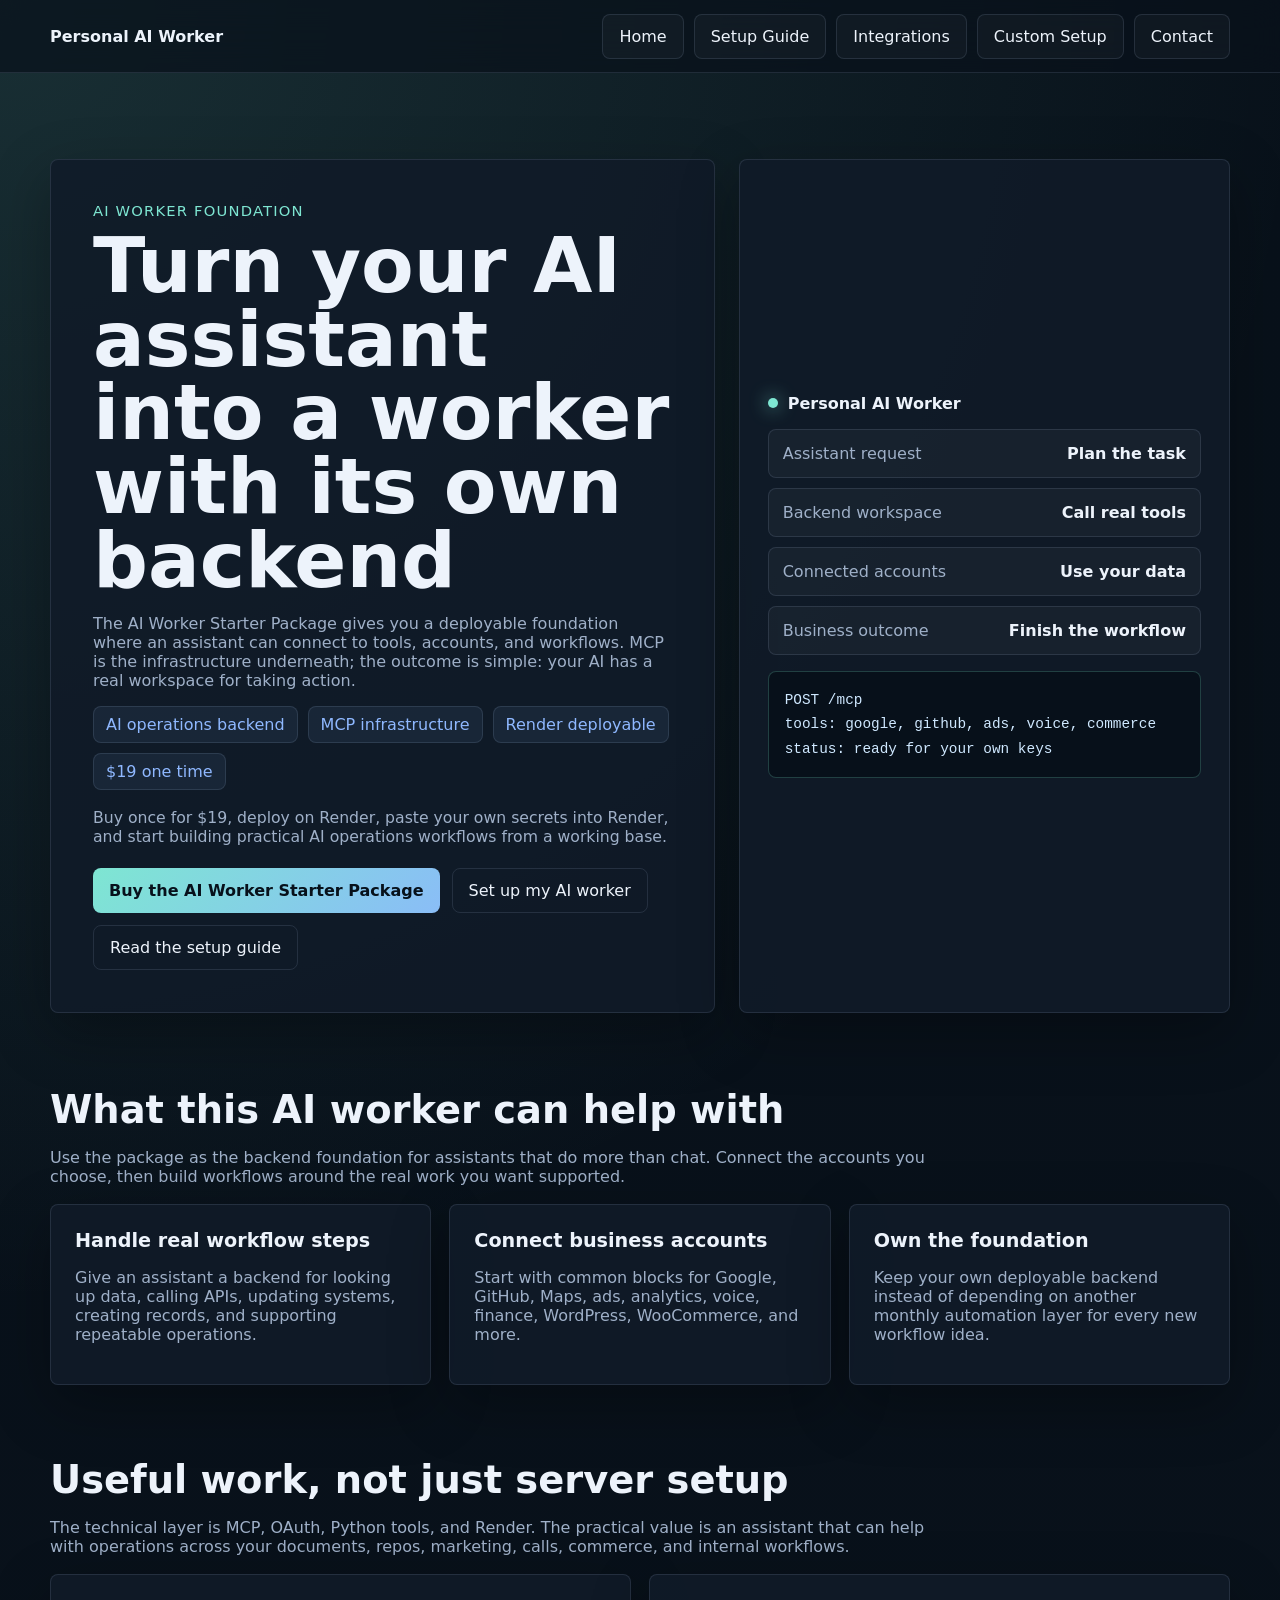
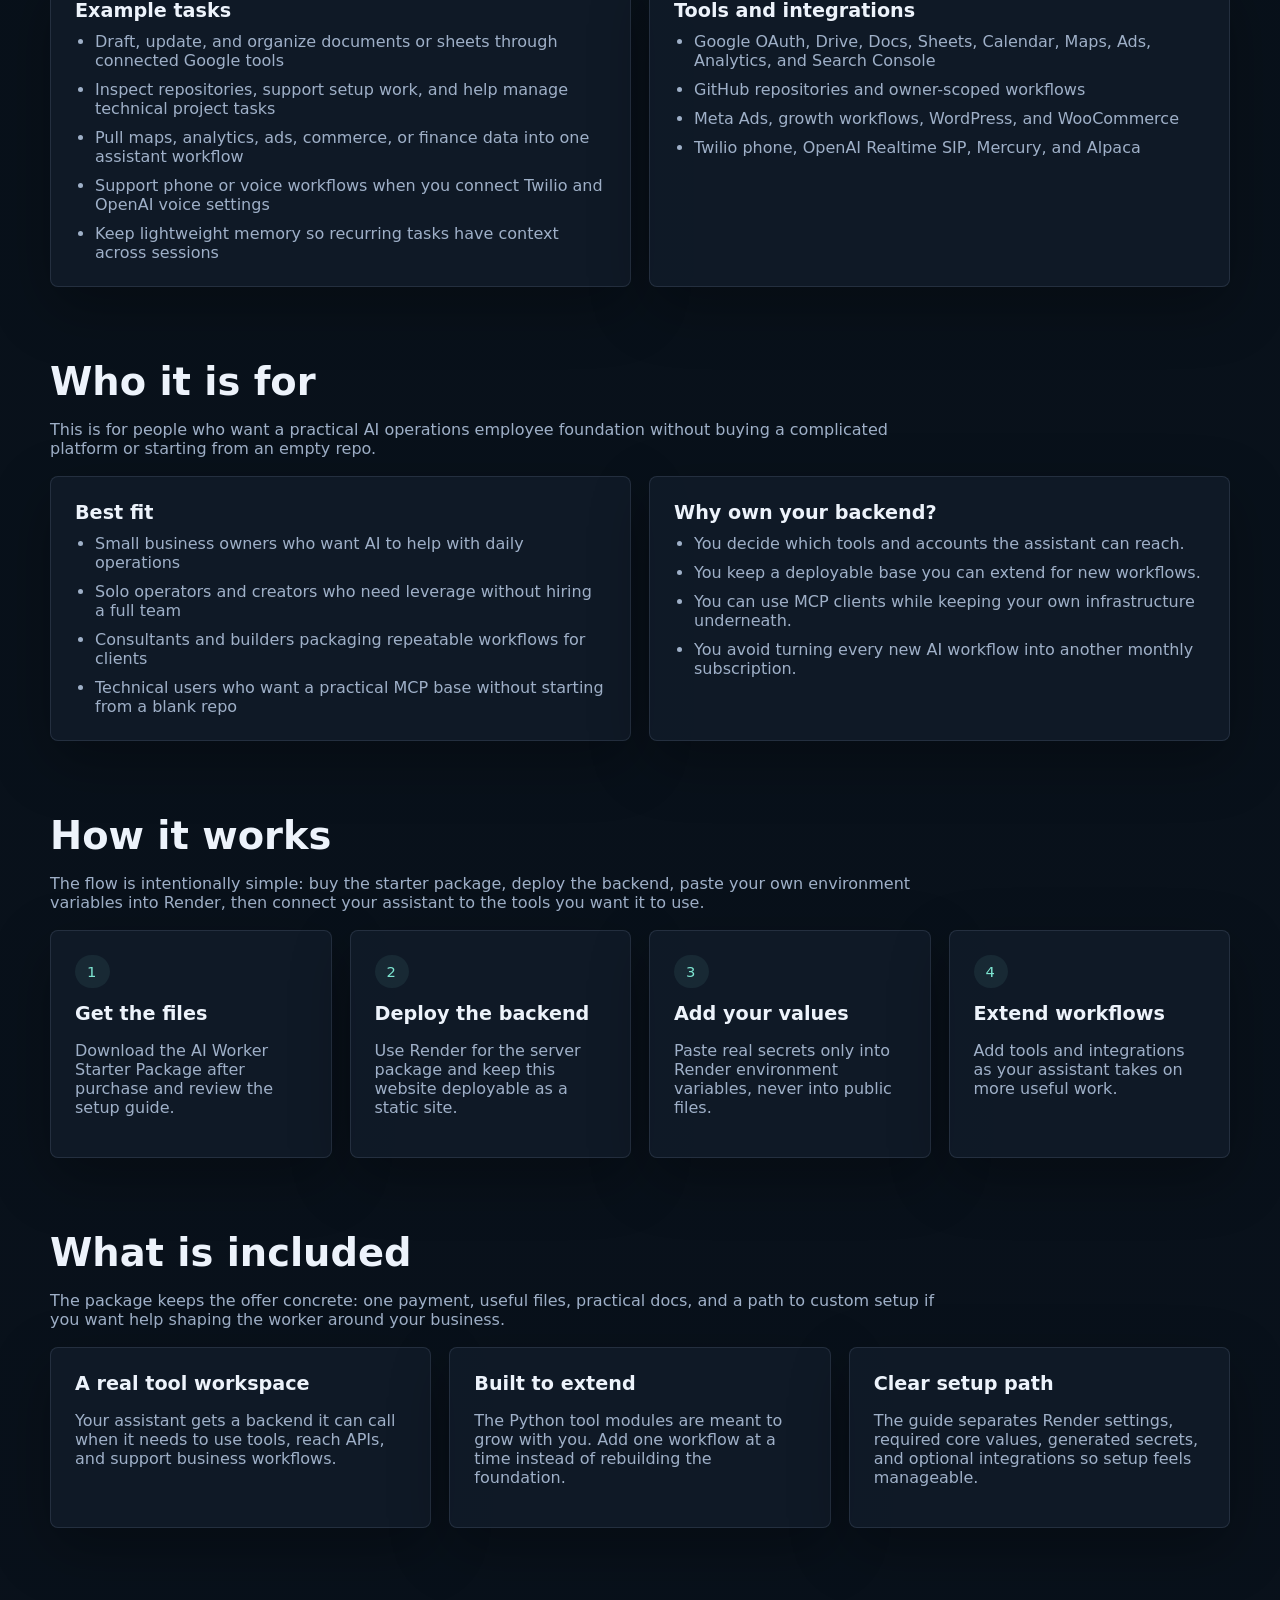
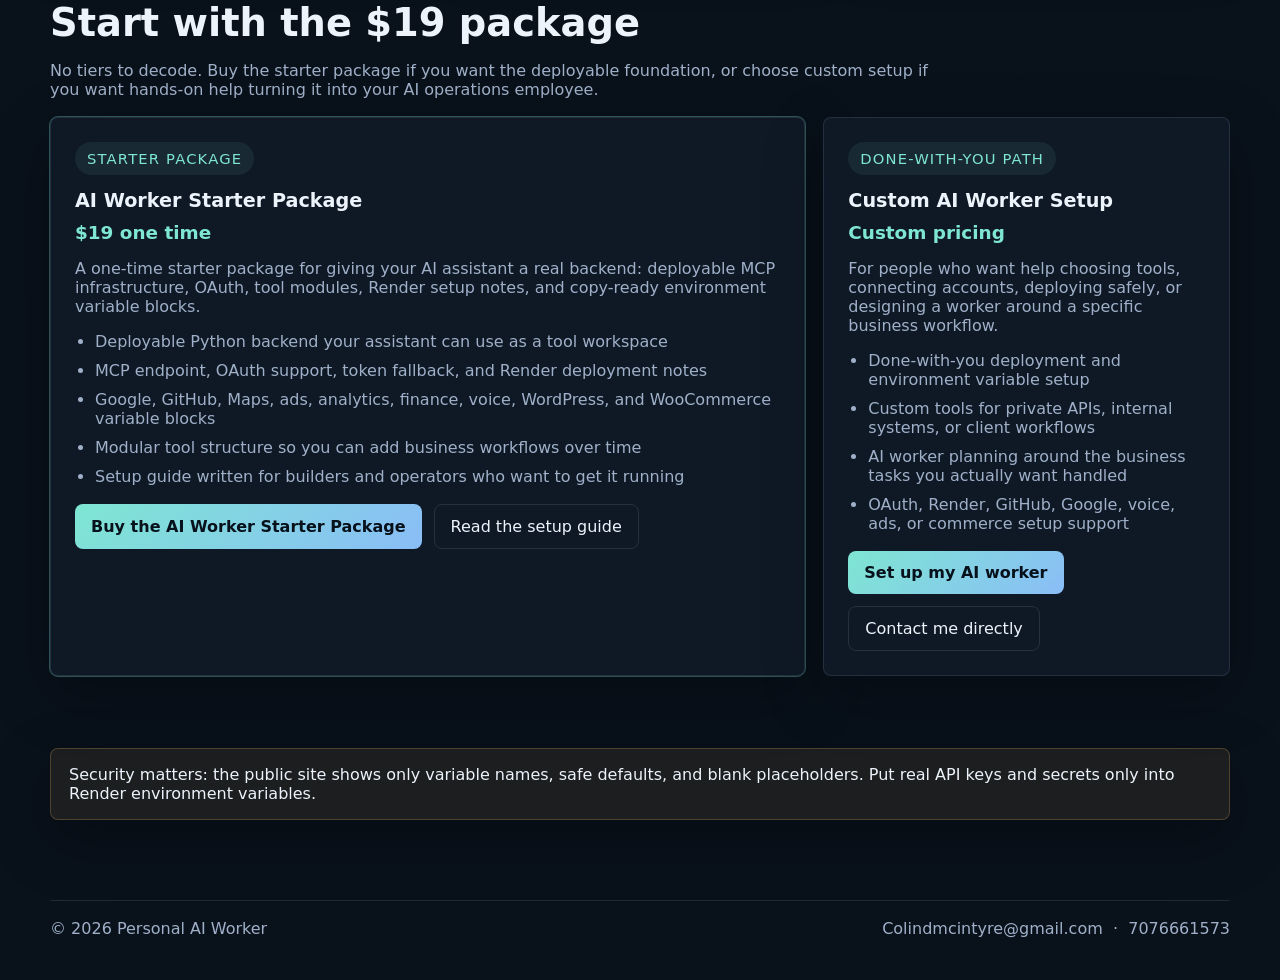
<file: CustomMCPWebsite-main/mcp_site_modular_v2/index.html>
<!DOCTYPE html>
<html lang="en">
<head>
  <meta charset="UTF-8" />
  <meta name="viewport" content="width=device-width, initial-scale=1.0" />
  <title>Personal AI Worker Starter Package</title>
  <meta name="description" content="A $19 AI Worker Starter Package that gives your assistant a deployable backend for tools, accounts, MCP infrastructure, and practical business workflows." />
  <link rel="stylesheet" href="assets/styles.css" />
</head>
<body>
  <div data-nav></div>
  <div class="page-shell">
    <header class="hero">
      <div class="hero-grid">
        <div class="hero-card hero-copy">
          <div class="eyebrow">AI worker foundation</div>
          <h1 id="hero-title">Give your AI a real workspace</h1>
          <p id="hero-body">Deploy a practical backend that lets your assistant connect to tools, accounts, and workflows.</p>
          <div class="badge-row">
            <div class="badge">AI operations backend</div>
            <div class="badge">MCP infrastructure</div>
            <div class="badge">Render deployable</div>
            <div class="badge">$19 one time</div>
          </div>
          <p class="hero-note" id="hero-note"></p>
          <div class="button-row" style="margin-top:22px;">
            <button class="button primary" data-buy-package>Buy the AI Worker Starter Package</button>
            <a class="ghost-button" href="custom-setup.html">Set up my AI worker</a>
            <a class="ghost-button" href="setup-variables.html">Read the setup guide</a>
          </div>
        </div>
        <div class="hero-card hero-visual" aria-label="AI worker workflow preview">
          <div class="worker-panel">
            <div class="worker-topline">
              <span class="status-dot"></span>
              <span>Personal AI Worker</span>
            </div>
            <div class="workflow-stack">
              <div class="workflow-row">
                <span>Assistant request</span>
                <strong>Plan the task</strong>
              </div>
              <div class="workflow-row">
                <span>Backend workspace</span>
                <strong>Call real tools</strong>
              </div>
              <div class="workflow-row">
                <span>Connected accounts</span>
                <strong>Use your data</strong>
              </div>
              <div class="workflow-row">
                <span>Business outcome</span>
                <strong>Finish the workflow</strong>
              </div>
            </div>
            <div class="mini-terminal">
              <div>POST /mcp</div>
              <div>tools: google, github, ads, voice, commerce</div>
              <div>status: ready for your own keys</div>
            </div>
          </div>
        </div>
      </div>
    </header>

    <main>
      <section>
        <div class="section-heading">
          <h2>What this AI worker can help with</h2>
          <p>Use the package as the backend foundation for assistants that do more than chat. Connect the accounts you choose, then build workflows around the real work you want supported.</p>
        </div>
        <div class="grid-3" id="outcome-grid"></div>
      </section>

      <section>
        <div class="section-heading">
          <h2>Useful work, not just server setup</h2>
          <p>The technical layer is MCP, OAuth, Python tools, and Render. The practical value is an assistant that can help with operations across your documents, repos, marketing, calls, commerce, and internal workflows.</p>
        </div>
        <div class="grid-2">
          <div class="content-card">
            <h3>Example tasks</h3>
            <div id="worker-task-list"></div>
          </div>
          <div class="content-card">
            <h3>Tools and integrations</h3>
            <div id="integration-list"></div>
          </div>
        </div>
      </section>

      <section>
        <div class="section-heading">
          <h2>Who it is for</h2>
          <p>This is for people who want a practical AI operations employee foundation without buying a complicated platform or starting from an empty repo.</p>
        </div>
        <div class="grid-2">
          <div class="content-card">
            <h3>Best fit</h3>
            <div id="audience-list"></div>
          </div>
          <div class="content-card">
            <h3>Why own your backend?</h3>
            <ul class="clean-list">
              <li>You decide which tools and accounts the assistant can reach.</li>
              <li>You keep a deployable base you can extend for new workflows.</li>
              <li>You can use MCP clients while keeping your own infrastructure underneath.</li>
              <li>You avoid turning every new AI workflow into another monthly subscription.</li>
            </ul>
          </div>
        </div>
      </section>

      <section>
        <div class="section-heading">
          <h2>How it works</h2>
          <p>The flow is intentionally simple: buy the starter package, deploy the backend, paste your own environment variables into Render, then connect your assistant to the tools you want it to use.</p>
        </div>
        <div class="grid-4">
          <div class="content-card">
            <div class="kicker">1</div>
            <h3>Get the files</h3>
            <p>Download the AI Worker Starter Package after purchase and review the setup guide.</p>
          </div>
          <div class="content-card">
            <div class="kicker">2</div>
            <h3>Deploy the backend</h3>
            <p>Use Render for the server package and keep this website deployable as a static site.</p>
          </div>
          <div class="content-card">
            <div class="kicker">3</div>
            <h3>Add your values</h3>
            <p>Paste real secrets only into Render environment variables, never into public files.</p>
          </div>
          <div class="content-card">
            <div class="kicker">4</div>
            <h3>Extend workflows</h3>
            <p>Add tools and integrations as your assistant takes on more useful work.</p>
          </div>
        </div>
      </section>

      <section>
        <div class="section-heading">
          <h2>What is included</h2>
          <p>The package keeps the offer concrete: one payment, useful files, practical docs, and a path to custom setup if you want help shaping the worker around your business.</p>
        </div>
        <div class="grid-3" id="feature-grid"></div>
      </section>

      <section id="pricing">
        <div class="section-heading">
          <h2>Start with the $19 package</h2>
          <p>No tiers to decode. Buy the starter package if you want the deployable foundation, or choose custom setup if you want hands-on help turning it into your AI operations employee.</p>
        </div>
        <div class="plan-stack">
          <article class="plan-card primary-plan">
            <div class="kicker">Starter package</div>
            <h3 id="package-name">AI Worker Starter Package</h3>
            <div class="price">$19 one time</div>
            <p id="package-description"></p>
            <div id="package-bullets"></div>
            <div class="button-row" style="margin-top:18px;">
              <button class="button primary" data-buy-package>Buy the AI Worker Starter Package</button>
              <a class="ghost-button" href="setup-variables.html">Read the setup guide</a>
            </div>
          </article>
          <article class="plan-card">
            <div class="kicker">Done-with-you path</div>
            <h3>Custom AI Worker Setup</h3>
            <div class="price">Custom pricing</div>
            <p>For people who want help choosing tools, connecting accounts, deploying safely, or designing a worker around a specific business workflow.</p>
            <div id="custom-bullets"></div>
            <div class="button-row" style="margin-top:18px;">
              <a class="button primary" href="custom-setup.html">Set up my AI worker</a>
              <a class="ghost-button" href="contact.html">Contact me directly</a>
            </div>
          </article>
        </div>
      </section>

      <section>
        <div class="notice warning">Security matters: the public site shows only variable names, safe defaults, and blank placeholders. Put real API keys and secrets only into Render environment variables.</div>
      </section>
    </main>
  </div>
  <div data-footer></div>
  <script src="assets/data.js"></script>
  <script src="assets/components.js"></script>
  <script src="assets/app.js"></script>
  <script>
    document.addEventListener('DOMContentLoaded', () => {
      document.getElementById('hero-title').textContent = SITE.copy.heroTitle;
      document.getElementById('hero-body').textContent = SITE.copy.heroBody;
      document.getElementById('hero-note').textContent = SITE.copy.heroNote;
      document.getElementById('outcome-grid').innerHTML = SITE.copy.outcomes.map((card) => `
        <article class="content-card">
          <h3>${card.title}</h3>
          <p>${card.body}</p>
        </article>
      `).join('');
      document.getElementById('worker-task-list').innerHTML = Components.bulletList(SITE.copy.workerTasks);
      document.getElementById('integration-list').innerHTML = Components.bulletList(SITE.copy.integrations);
      document.getElementById('audience-list').innerHTML = Components.bulletList(SITE.copy.audiences);
      document.getElementById('feature-grid').innerHTML = SITE.copy.featureCards.map((card) => `
        <article class="content-card">
          <h3>${card.title}</h3>
          <p>${card.body}</p>
        </article>
      `).join('');
      document.getElementById('package-name').textContent = SITE.package.name;
      document.getElementById('package-description').textContent = SITE.package.description;
      document.getElementById('package-bullets').innerHTML = Components.bulletList(SITE.package.bullets);
      document.getElementById('custom-bullets').innerHTML = Components.bulletList(SITE.custom.bullets);
    });
  </script>
</body>
</html>
</file>
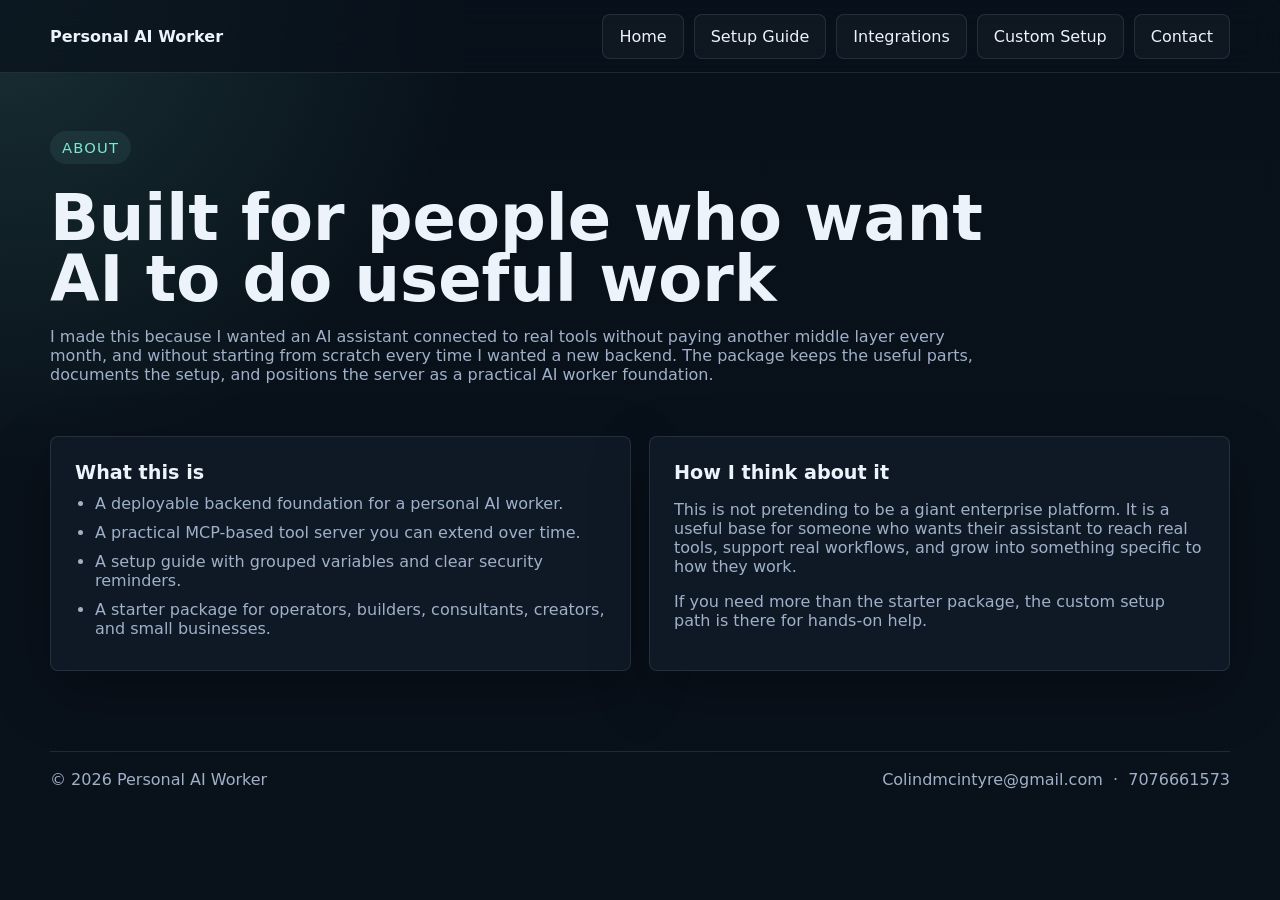
<file: CustomMCPWebsite-main/mcp_site_modular_v2/about.html>
<!DOCTYPE html>
<html lang="en">
<head>
  <meta charset="UTF-8" />
  <meta name="viewport" content="width=device-width, initial-scale=1.0" />
  <title>About | Personal AI Worker</title>
  <link rel="stylesheet" href="assets/styles.css" />
</head>
<body>
  <div data-nav></div>
  <div class="page-shell">
    <header class="page-header">
      <div class="kicker">About</div>
      <h1>Built for people who want AI to do useful work</h1>
      <p>I made this because I wanted an AI assistant connected to real tools without paying another middle layer every month, and without starting from scratch every time I wanted a new backend. The package keeps the useful parts, documents the setup, and positions the server as a practical AI worker foundation.</p>
    </header>

    <main>
      <section class="grid-2">
        <div class="content-card">
          <h2>What this is</h2>
          <ul class="clean-list">
            <li>A deployable backend foundation for a personal AI worker.</li>
            <li>A practical MCP-based tool server you can extend over time.</li>
            <li>A setup guide with grouped variables and clear security reminders.</li>
            <li>A starter package for operators, builders, consultants, creators, and small businesses.</li>
          </ul>
        </div>
        <div class="content-card">
          <h2>How I think about it</h2>
          <p>This is not pretending to be a giant enterprise platform. It is a useful base for someone who wants their assistant to reach real tools, support real workflows, and grow into something specific to how they work.</p>
          <p>If you need more than the starter package, the custom setup path is there for hands-on help.</p>
        </div>
      </section>
    </main>
  </div>
  <div data-footer></div>
  <script src="assets/data.js"></script>
  <script src="assets/components.js"></script>
  <script src="assets/app.js"></script>
</body>
</html>
</file>
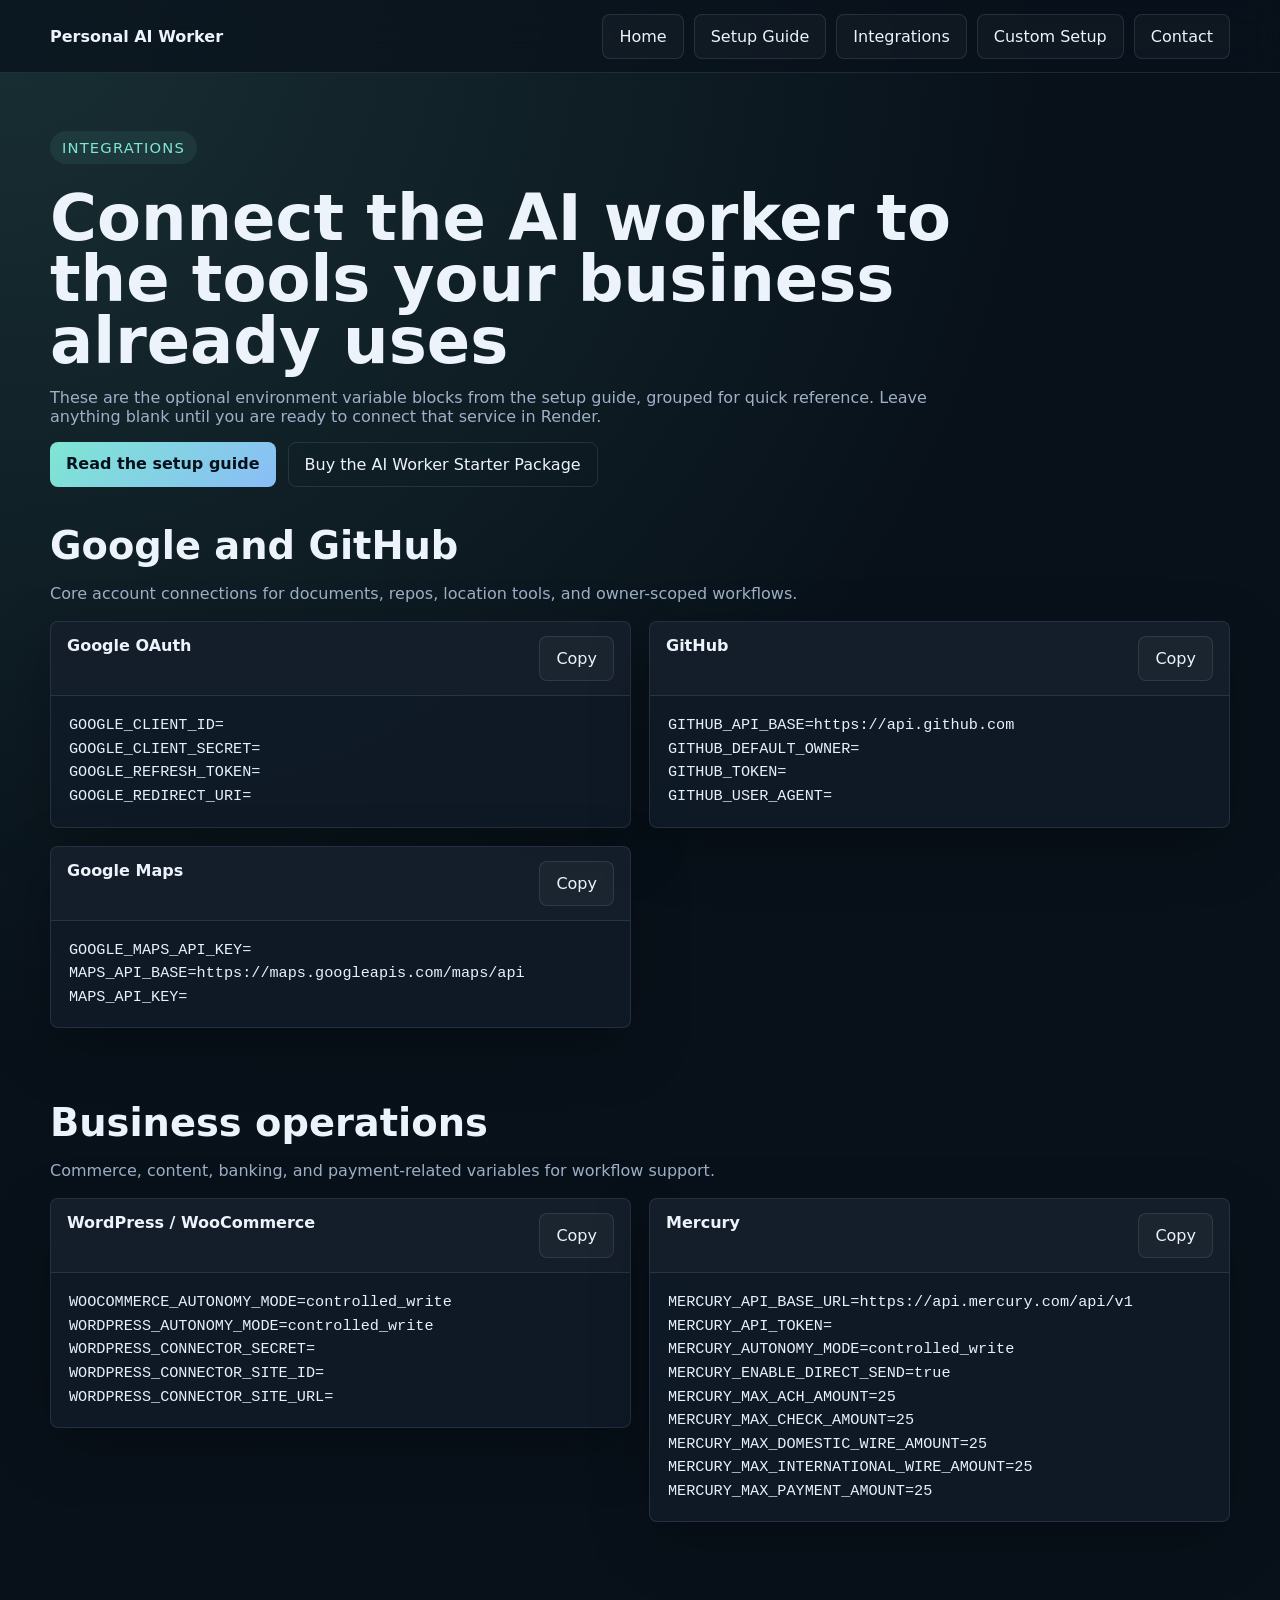
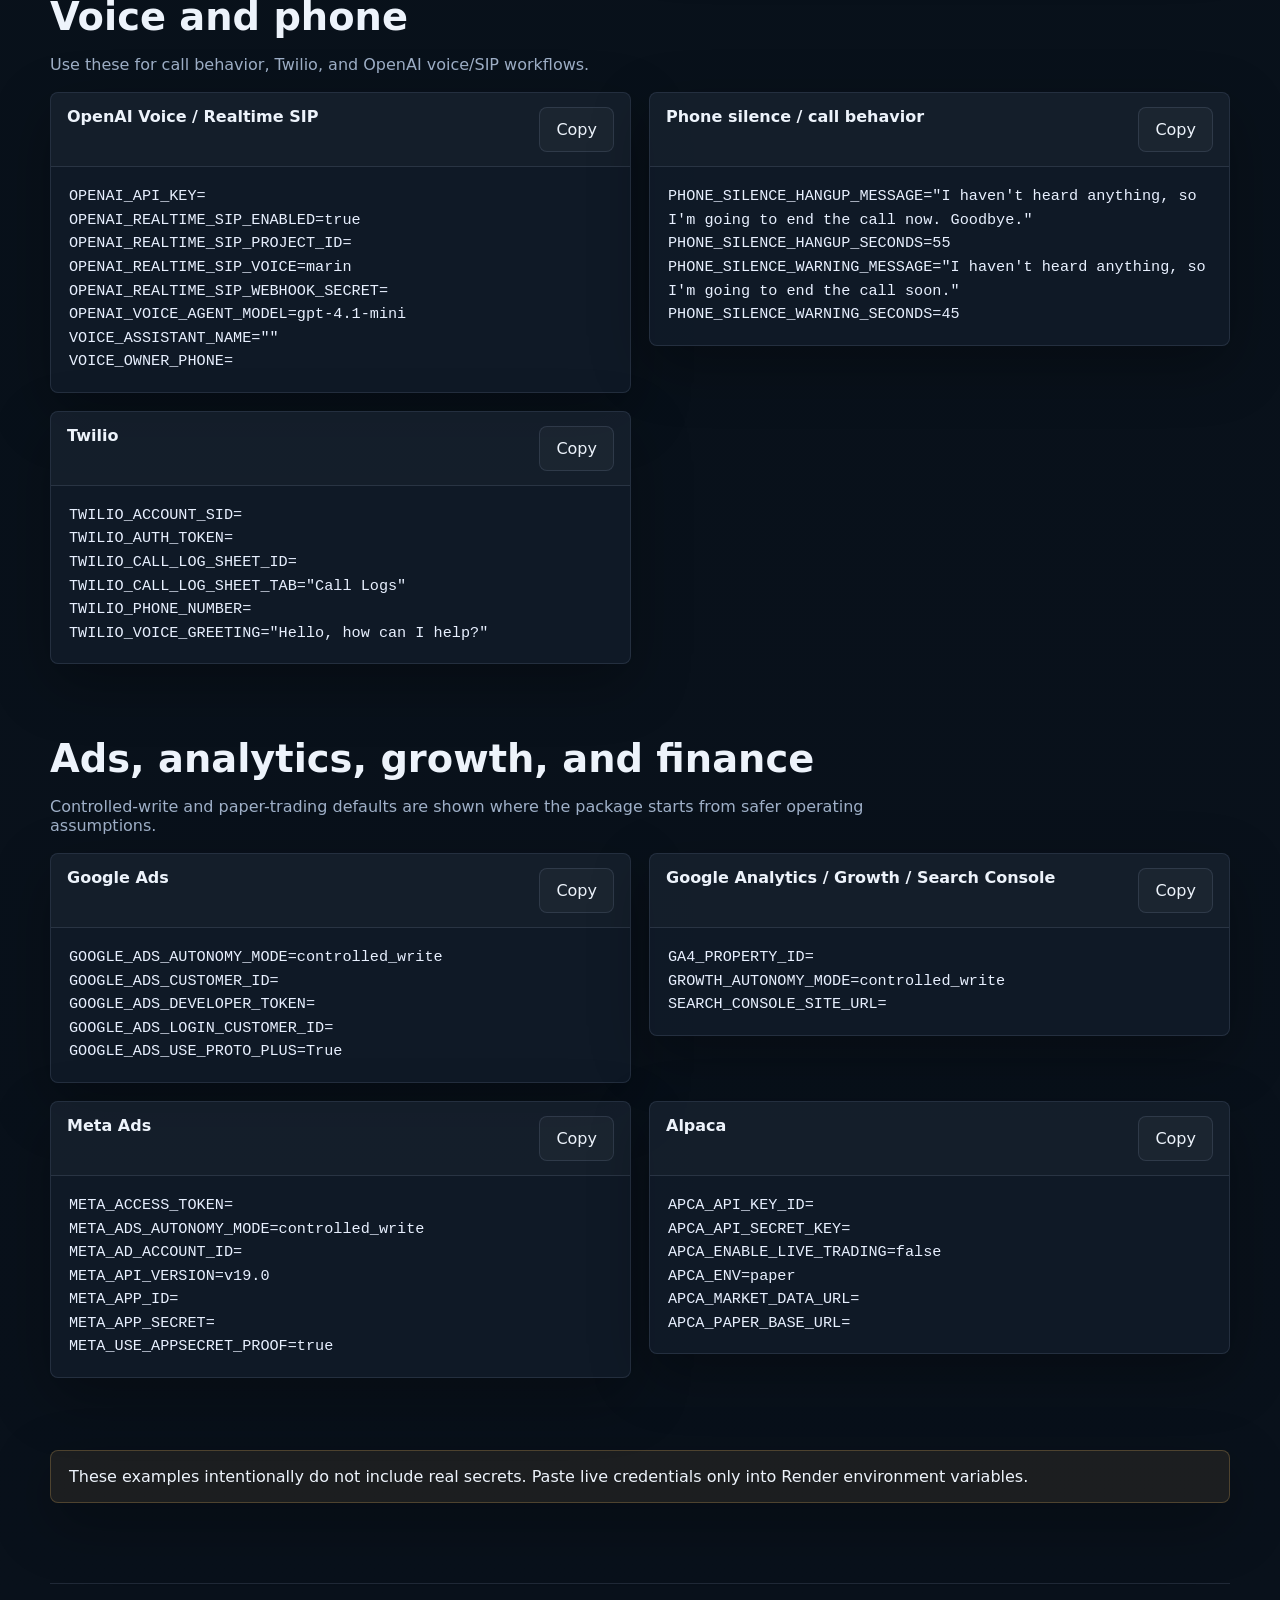
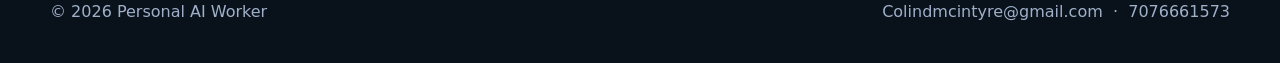
<file: CustomMCPWebsite-main/mcp_site_modular_v2/additional-integrations.html>
<!DOCTYPE html>
<html lang="en">
<head>
  <meta charset="UTF-8" />
  <meta name="viewport" content="width=device-width, initial-scale=1.0" />
  <title>Integrations | Personal AI Worker</title>
  <link rel="stylesheet" href="assets/styles.css" />
</head>
<body>
  <div data-nav></div>
  <div class="page-shell">
    <header class="page-header">
      <div class="kicker">Integrations</div>
      <h1>Connect the AI worker to the tools your business already uses</h1>
      <p>These are the optional environment variable blocks from the setup guide, grouped for quick reference. Leave anything blank until you are ready to connect that service in Render.</p>
      <div class="button-row">
        <a class="button primary" href="setup-variables.html">Read the setup guide</a>
        <button class="ghost-button" data-buy-package>Buy the AI Worker Starter Package</button>
      </div>
    </header>

    <main>
      <section>
        <div class="section-heading">
          <h2>Google and GitHub</h2>
          <p>Core account connections for documents, repos, location tools, and owner-scoped workflows.</p>
        </div>
        <div class="grid-2">
          <div id="google-oauth-card"></div>
          <div id="github-card"></div>
          <div id="google-maps-card"></div>
        </div>
      </section>
      <section>
        <div class="section-heading">
          <h2>Business operations</h2>
          <p>Commerce, content, banking, and payment-related variables for workflow support.</p>
        </div>
        <div class="grid-2">
          <div id="wordpress-card"></div>
          <div id="mercury-card"></div>
        </div>
      </section>
      <section>
        <div class="section-heading">
          <h2>Voice and phone</h2>
          <p>Use these for call behavior, Twilio, and OpenAI voice/SIP workflows.</p>
        </div>
        <div class="grid-2">
          <div id="openai-voice-card"></div>
          <div id="phone-behavior-card"></div>
          <div id="twilio-card"></div>
        </div>
      </section>
      <section>
        <div class="section-heading">
          <h2>Ads, analytics, growth, and finance</h2>
          <p>Controlled-write and paper-trading defaults are shown where the package starts from safer operating assumptions.</p>
        </div>
        <div class="grid-2">
          <div id="google-ads-card"></div>
          <div id="analytics-growth-card"></div>
          <div id="meta-ads-card"></div>
          <div id="alpaca-card"></div>
        </div>
      </section>
      <section>
        <div class="notice warning">These examples intentionally do not include real secrets. Paste live credentials only into Render environment variables.</div>
      </section>
    </main>
  </div>
  <div data-footer></div>
  <script src="assets/data.js"></script>
  <script src="assets/components.js"></script>
  <script src="assets/app.js"></script>
  <script>
    document.addEventListener('DOMContentLoaded', () => {
      document.getElementById('google-oauth-card').innerHTML = Components.codeCard('Google OAuth', SITE.env.googleOAuthBlock, 'google-oauth');
      document.getElementById('github-card').innerHTML = Components.codeCard('GitHub', SITE.env.githubBlock, 'github');
      document.getElementById('google-maps-card').innerHTML = Components.codeCard('Google Maps', SITE.env.googleMapsBlock, 'google-maps');
      document.getElementById('wordpress-card').innerHTML = Components.codeCard('WordPress / WooCommerce', SITE.env.wordpressBlock, 'wordpress');
      document.getElementById('mercury-card').innerHTML = Components.codeCard('Mercury', SITE.env.mercuryBlock, 'mercury');
      document.getElementById('openai-voice-card').innerHTML = Components.codeCard('OpenAI Voice / Realtime SIP', SITE.env.openAiVoiceBlock, 'openai-voice');
      document.getElementById('phone-behavior-card').innerHTML = Components.codeCard('Phone silence / call behavior', SITE.env.phoneBehaviorBlock, 'phone-behavior');
      document.getElementById('twilio-card').innerHTML = Components.codeCard('Twilio', SITE.env.twilioBlock, 'twilio');
      document.getElementById('google-ads-card').innerHTML = Components.codeCard('Google Ads', SITE.env.googleAdsBlock, 'google-ads');
      document.getElementById('analytics-growth-card').innerHTML = Components.codeCard('Google Analytics / Growth / Search Console', SITE.env.analyticsGrowthBlock, 'analytics-growth');
      document.getElementById('meta-ads-card').innerHTML = Components.codeCard('Meta Ads', SITE.env.metaAdsBlock, 'meta-ads');
      document.getElementById('alpaca-card').innerHTML = Components.codeCard('Alpaca', SITE.env.alpacaBlock, 'alpaca');
    });
  </script>
</body>
</html>
</file>
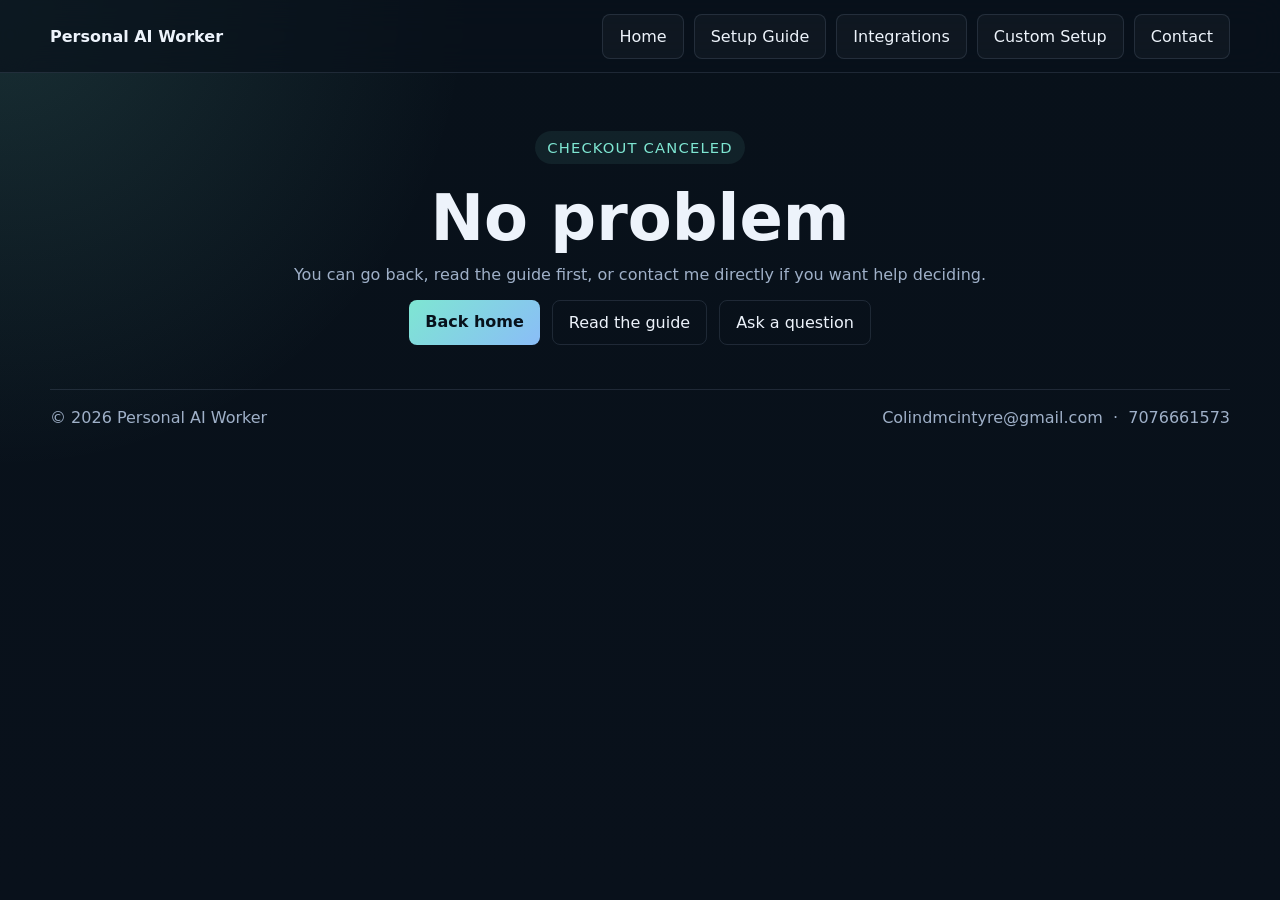
<file: CustomMCPWebsite-main/mcp_site_modular_v2/cancel.html>
<!DOCTYPE html>
<html lang="en">
<head>
  <meta charset="UTF-8" />
  <meta name="viewport" content="width=device-width, initial-scale=1.0" />
  <title>Checkout Canceled | Personal AI Worker</title>
  <link rel="stylesheet" href="assets/styles.css" />
</head>
<body>
  <div data-nav></div>
  <div class="page-shell">
    <header class="page-header center-card">
      <div class="kicker">Checkout canceled</div>
      <h1>No problem</h1>
      <p>You can go back, read the guide first, or contact me directly if you want help deciding.</p>
      <div class="button-row" style="justify-content:center;">
        <a class="button primary" href="index.html">Back home</a>
        <a class="ghost-button" href="setup-variables.html">Read the guide</a>
        <a class="ghost-button" href="contact.html">Ask a question</a>
      </div>
    </header>
  </div>
  <div data-footer></div>
  <script src="assets/data.js"></script>
  <script src="assets/components.js"></script>
  <script src="assets/app.js"></script>
</body>
</html>
</file>
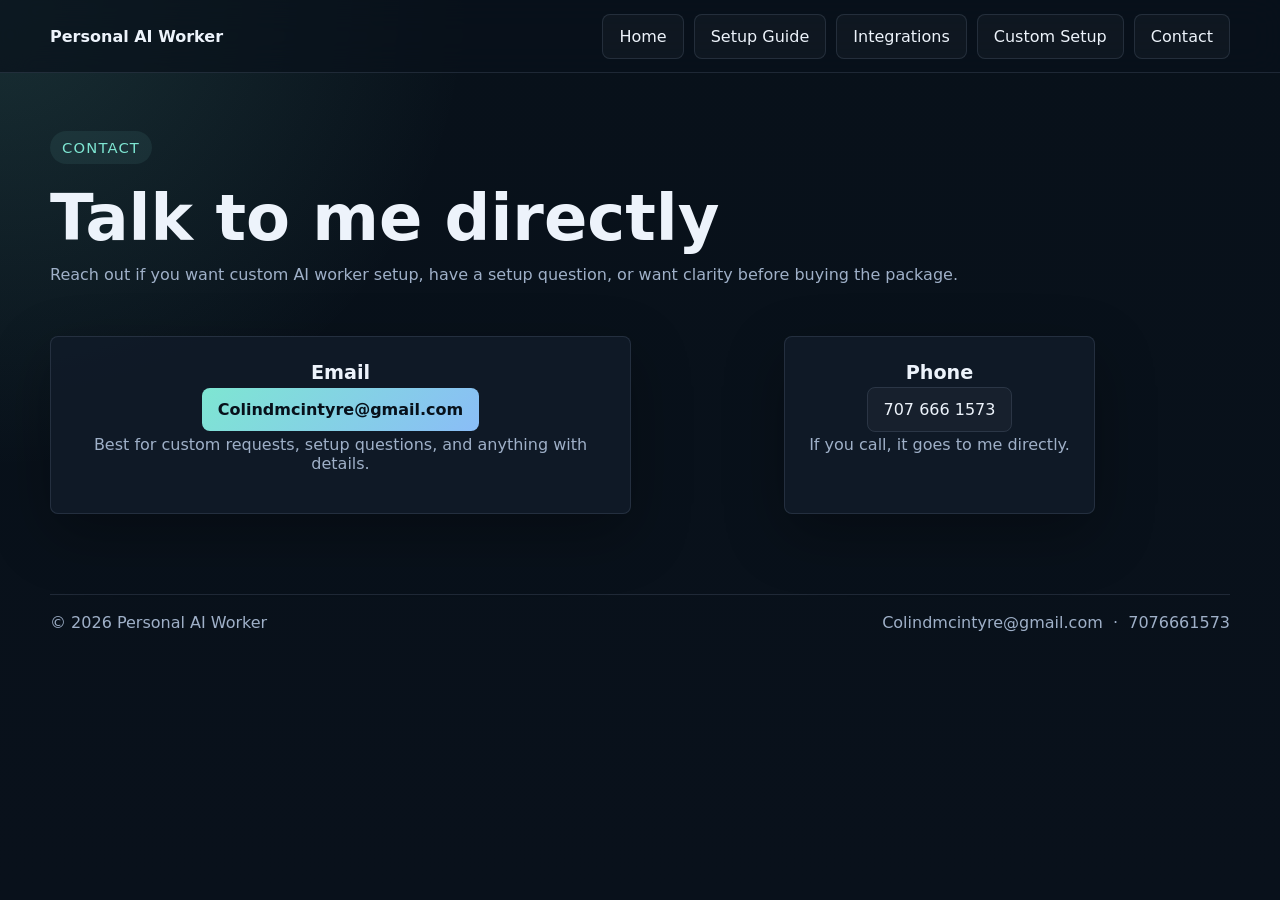
<file: CustomMCPWebsite-main/mcp_site_modular_v2/contact.html>
<!DOCTYPE html>
<html lang="en">
<head>
  <meta charset="UTF-8" />
  <meta name="viewport" content="width=device-width, initial-scale=1.0" />
  <title>Contact | Personal AI Worker</title>
  <link rel="stylesheet" href="assets/styles.css" />
</head>
<body>
  <div data-nav></div>
  <div class="page-shell">
    <header class="page-header">
      <div class="kicker">Contact</div>
      <h1>Talk to me directly</h1>
      <p>Reach out if you want custom AI worker setup, have a setup question, or want clarity before buying the package.</p>
    </header>

    <main>
      <section class="grid-2">
        <div class="content-card center-card">
          <h2>Email</h2>
          <p><a class="button primary" href="mailto:Colindmcintyre@gmail.com">Colindmcintyre@gmail.com</a></p>
          <p class="muted">Best for custom requests, setup questions, and anything with details.</p>
        </div>
        <div class="content-card center-card">
          <h2>Phone</h2>
          <p><a class="button" href="tel:7076661573">707 666 1573</a></p>
          <p class="muted">If you call, it goes to me directly.</p>
        </div>
      </section>
    </main>
  </div>
  <div data-footer></div>
  <script src="assets/data.js"></script>
  <script src="assets/components.js"></script>
  <script src="assets/app.js"></script>
</body>
</html>
</file>
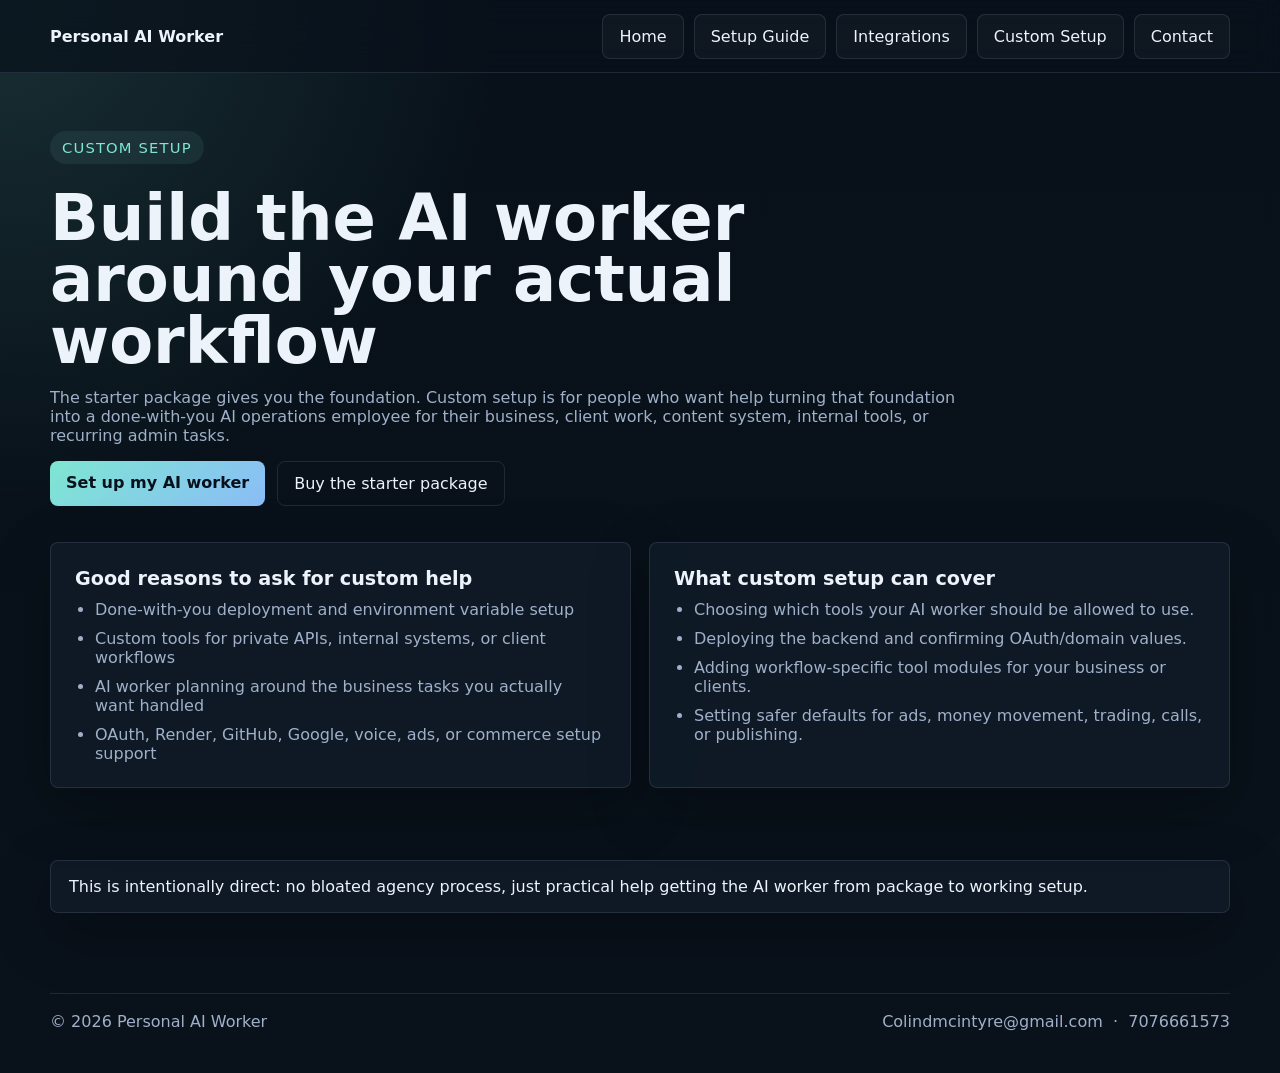
<file: CustomMCPWebsite-main/mcp_site_modular_v2/custom-setup.html>
<!DOCTYPE html>
<html lang="en">
<head>
  <meta charset="UTF-8" />
  <meta name="viewport" content="width=device-width, initial-scale=1.0" />
  <title>Custom AI Worker Setup | Personal AI Worker</title>
  <link rel="stylesheet" href="assets/styles.css" />
</head>
<body>
  <div data-nav></div>
  <div class="page-shell">
    <header class="page-header">
      <div class="kicker">Custom Setup</div>
      <h1>Build the AI worker around your actual workflow</h1>
      <p>The starter package gives you the foundation. Custom setup is for people who want help turning that foundation into a done-with-you AI operations employee for their business, client work, content system, internal tools, or recurring admin tasks.</p>
      <div class="button-row">
        <a class="button primary" href="contact.html">Set up my AI worker</a>
        <button class="ghost-button" data-buy-package>Buy the starter package</button>
      </div>
    </header>

    <main>
      <section class="grid-2">
        <div class="content-card">
          <h2>Good reasons to ask for custom help</h2>
          <div id="custom-bullets"></div>
        </div>
        <div class="content-card">
          <h2>What custom setup can cover</h2>
          <ul class="clean-list">
            <li>Choosing which tools your AI worker should be allowed to use.</li>
            <li>Deploying the backend and confirming OAuth/domain values.</li>
            <li>Adding workflow-specific tool modules for your business or clients.</li>
            <li>Setting safer defaults for ads, money movement, trading, calls, or publishing.</li>
          </ul>
        </div>
      </section>
      <section>
        <div class="notice">This is intentionally direct: no bloated agency process, just practical help getting the AI worker from package to working setup.</div>
      </section>
    </main>
  </div>
  <div data-footer></div>
  <script src="assets/data.js"></script>
  <script src="assets/components.js"></script>
  <script src="assets/app.js"></script>
  <script>
    document.addEventListener('DOMContentLoaded', () => {
      document.getElementById('custom-bullets').innerHTML = Components.bulletList(SITE.custom.bullets);
    });
  </script>
</body>
</html>
</file>
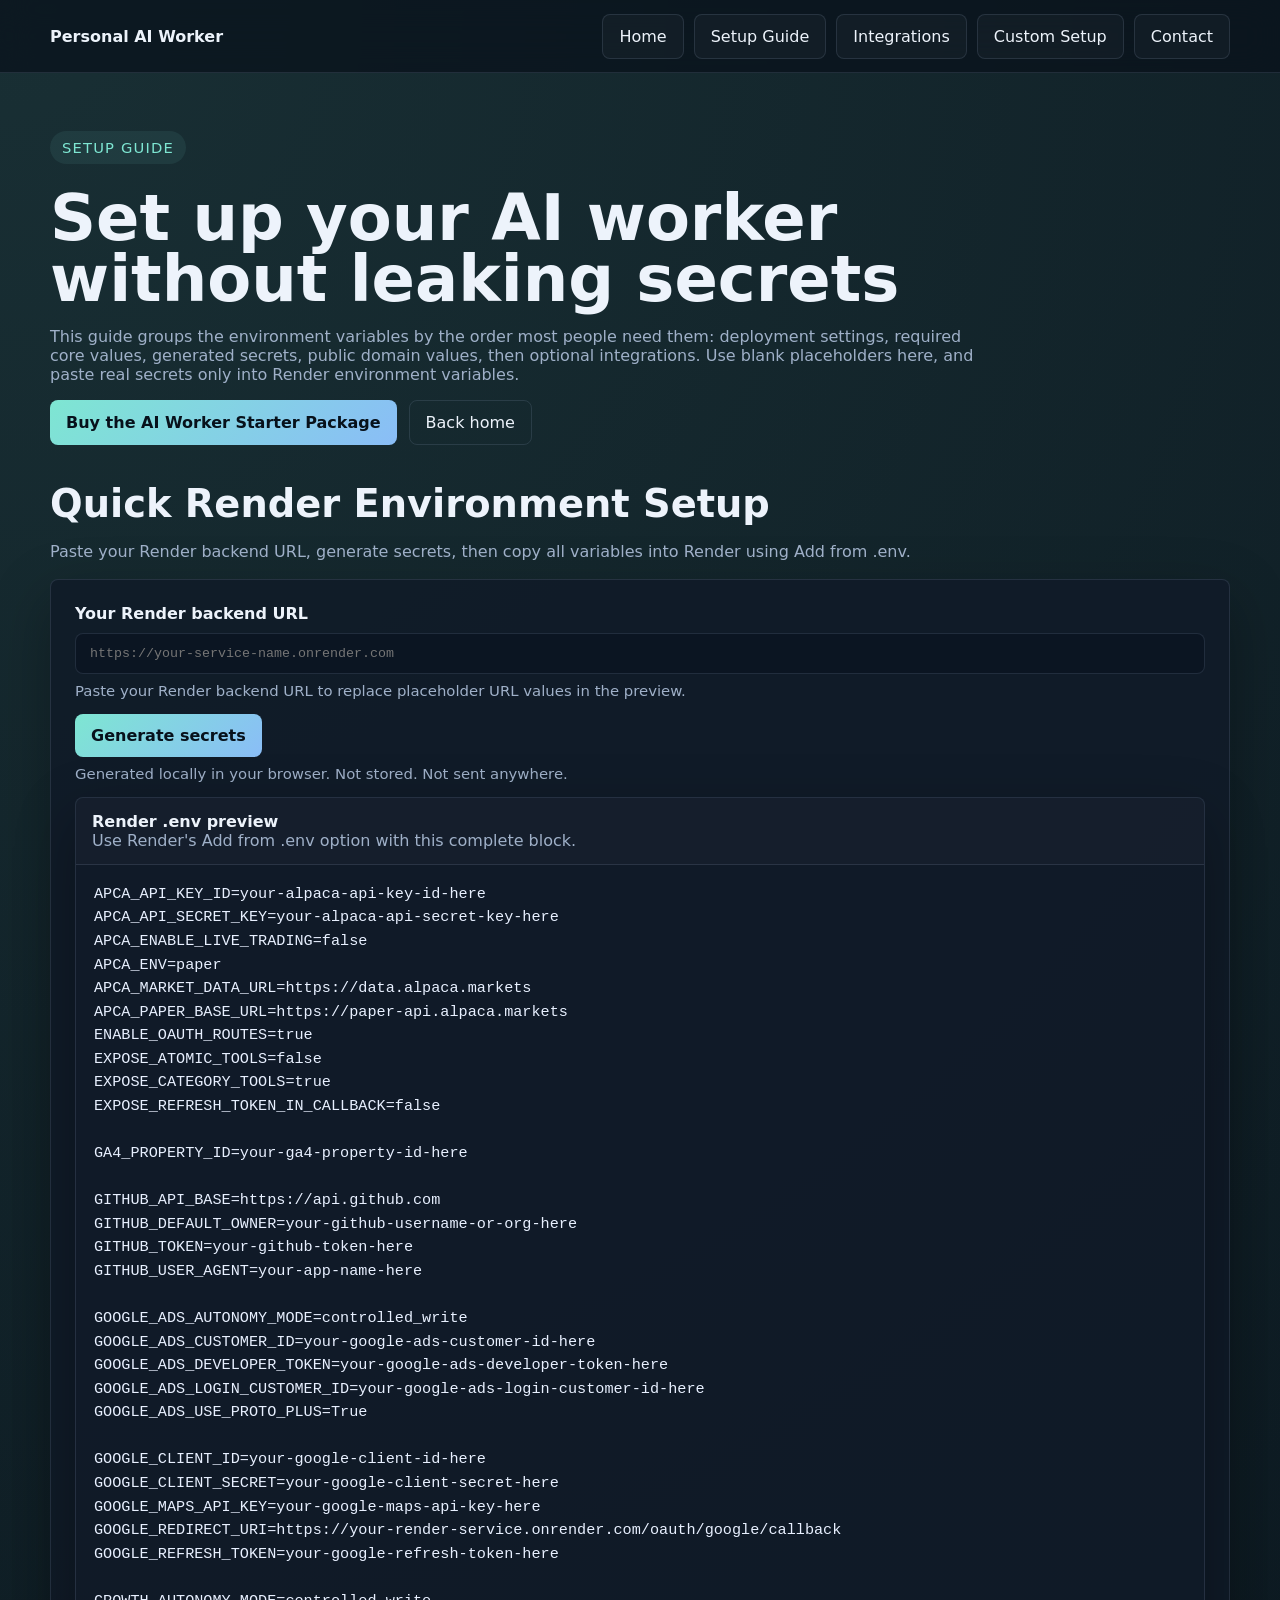
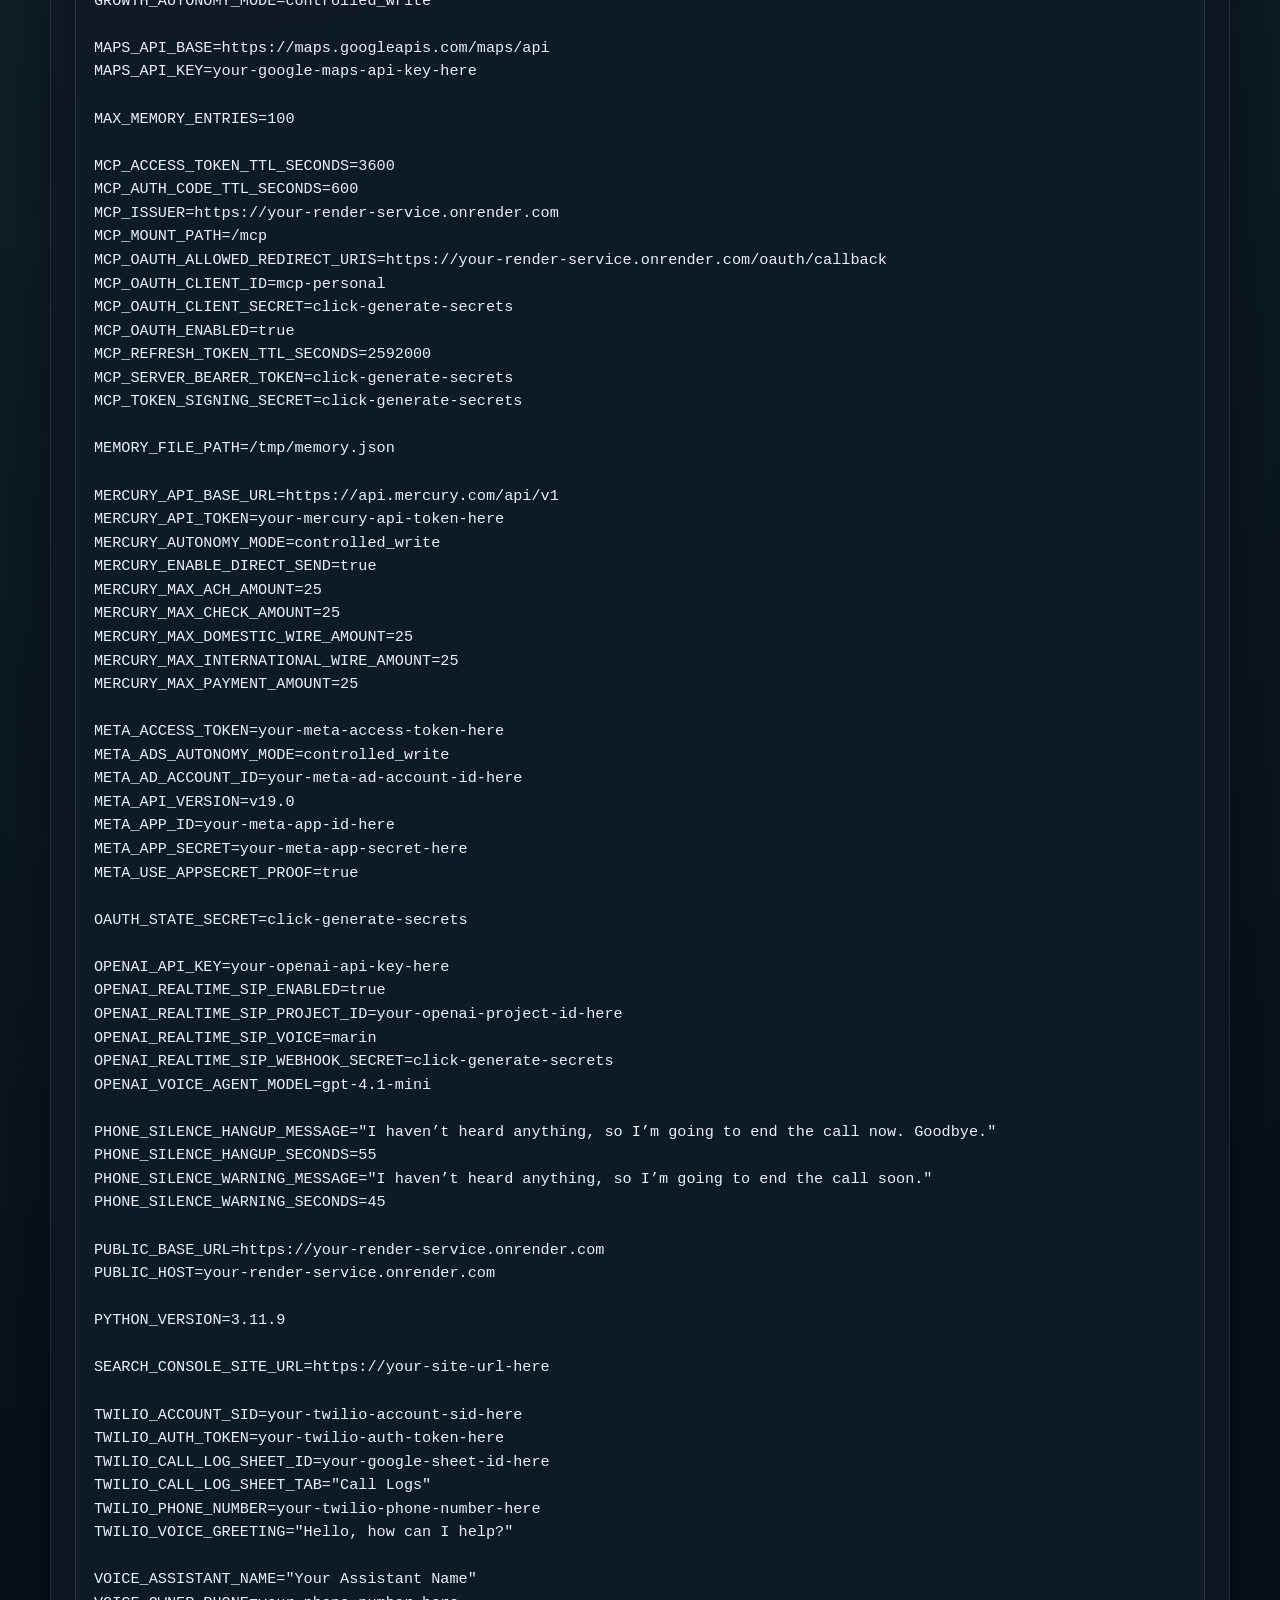
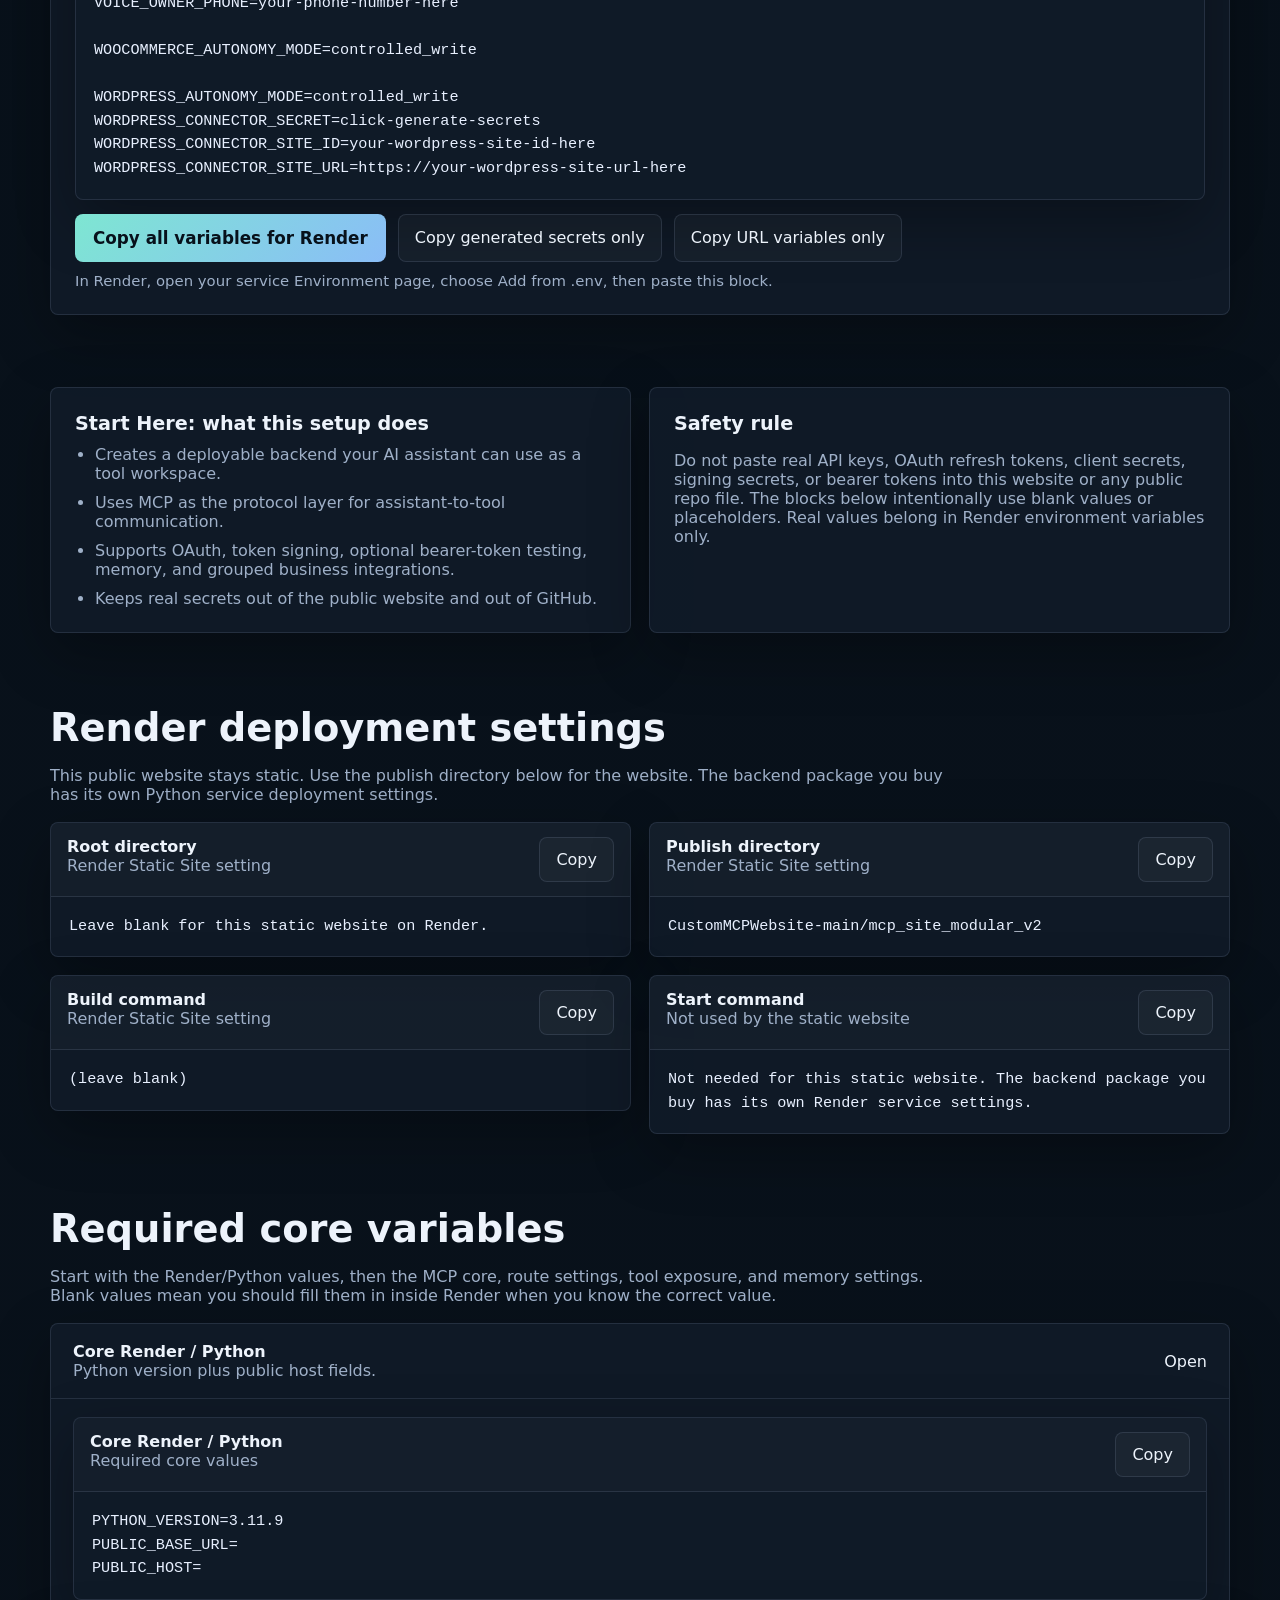
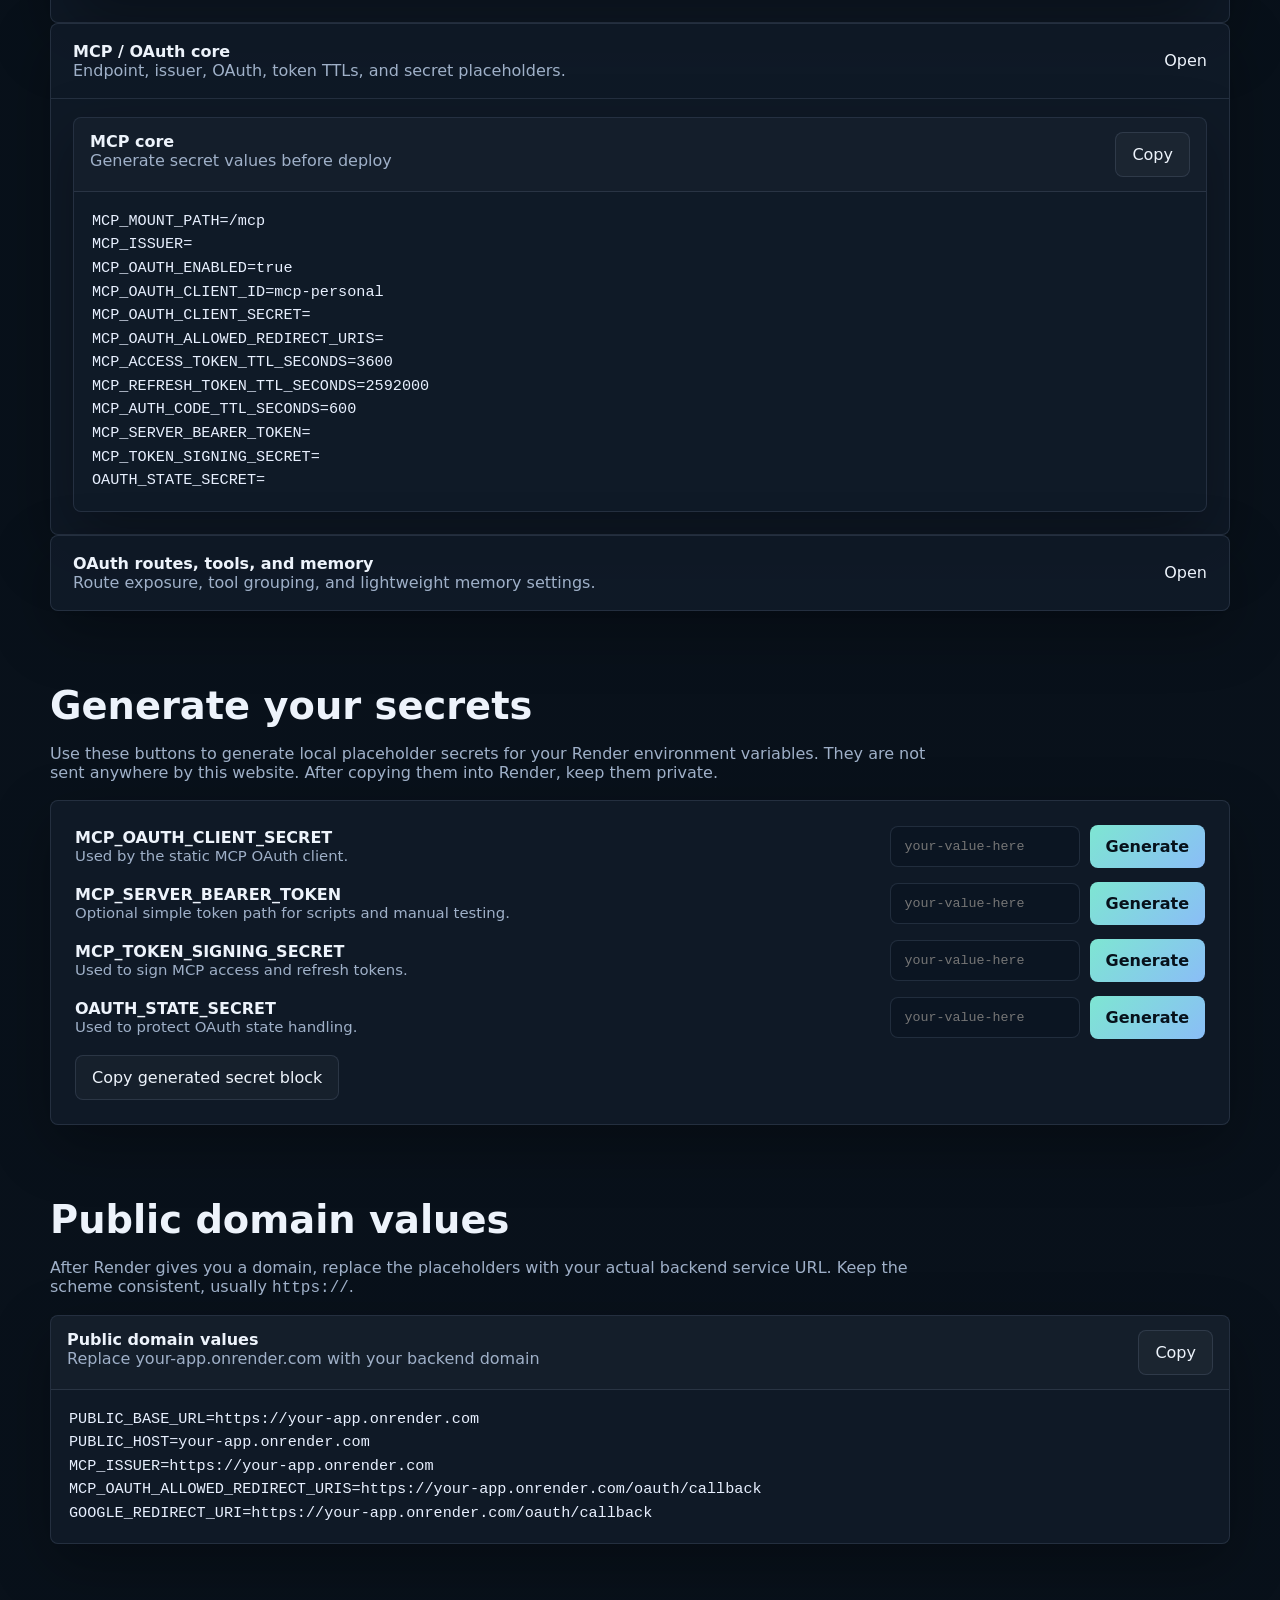
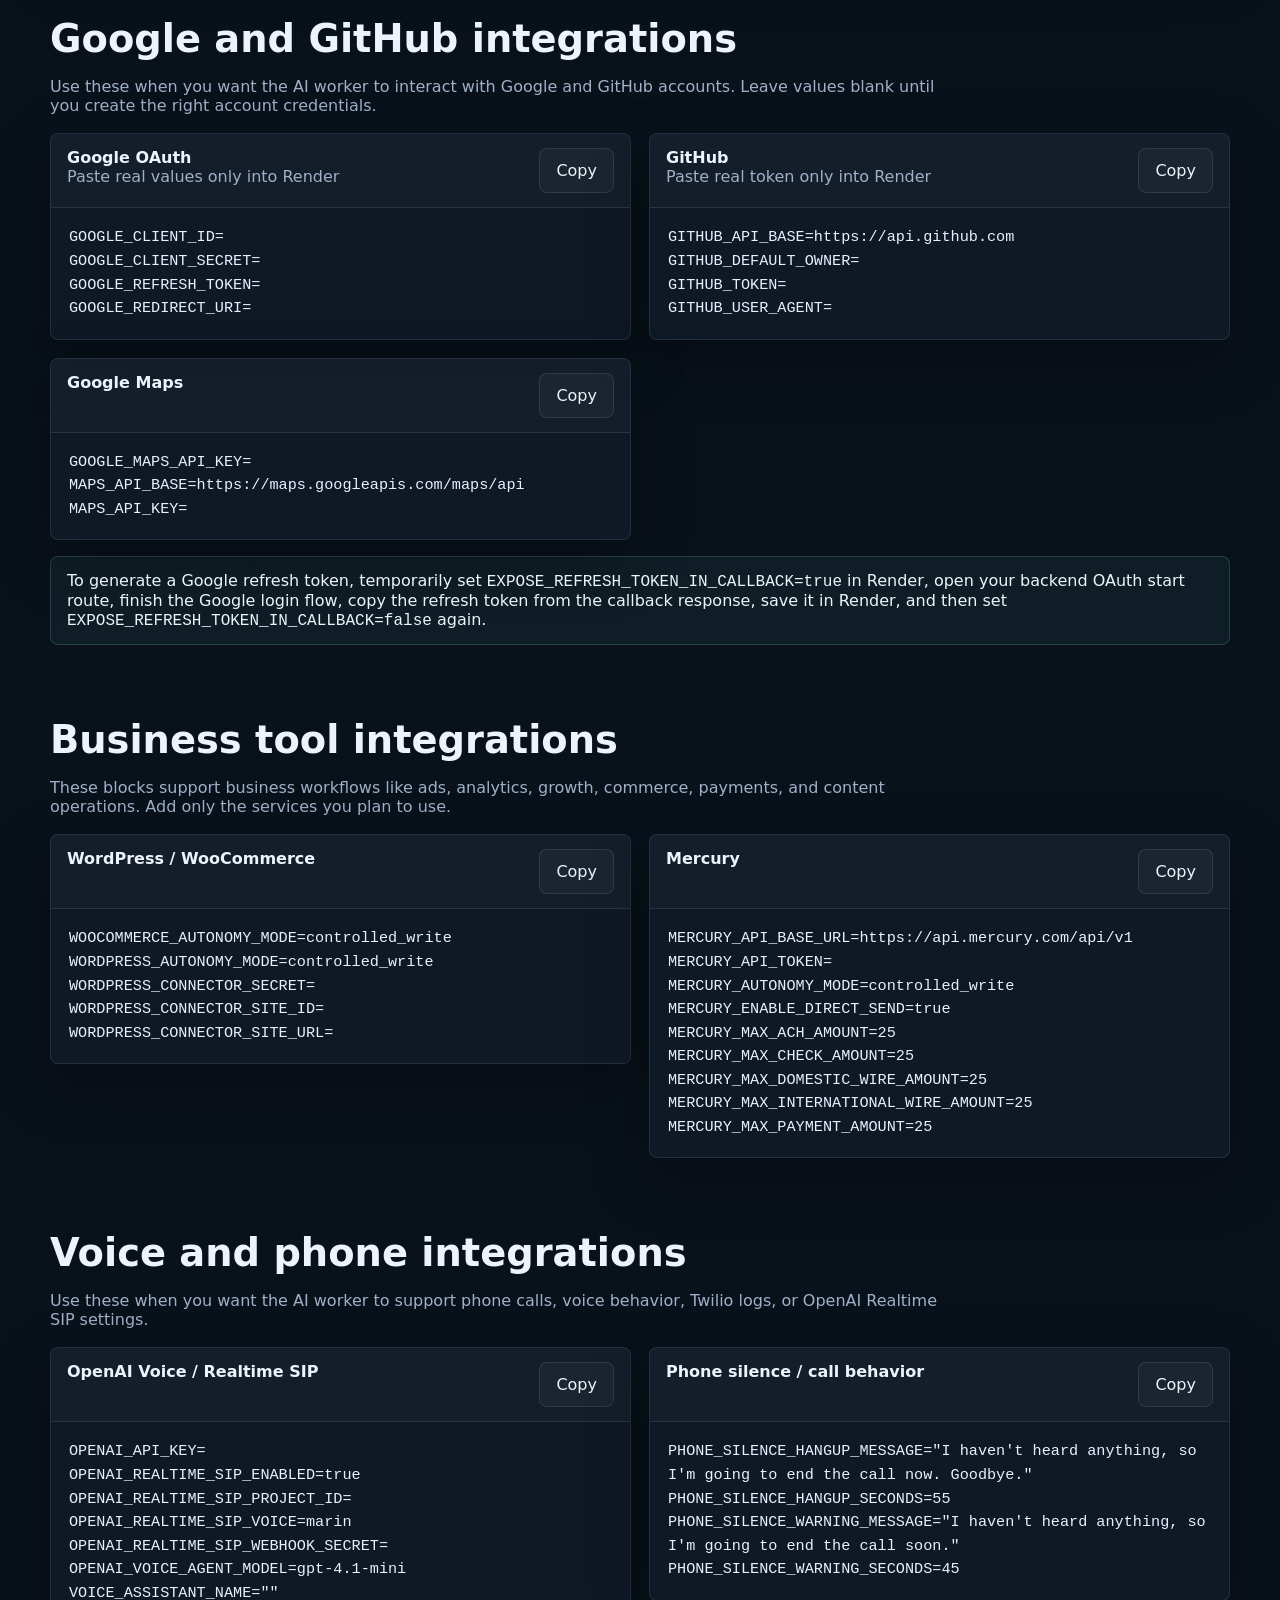
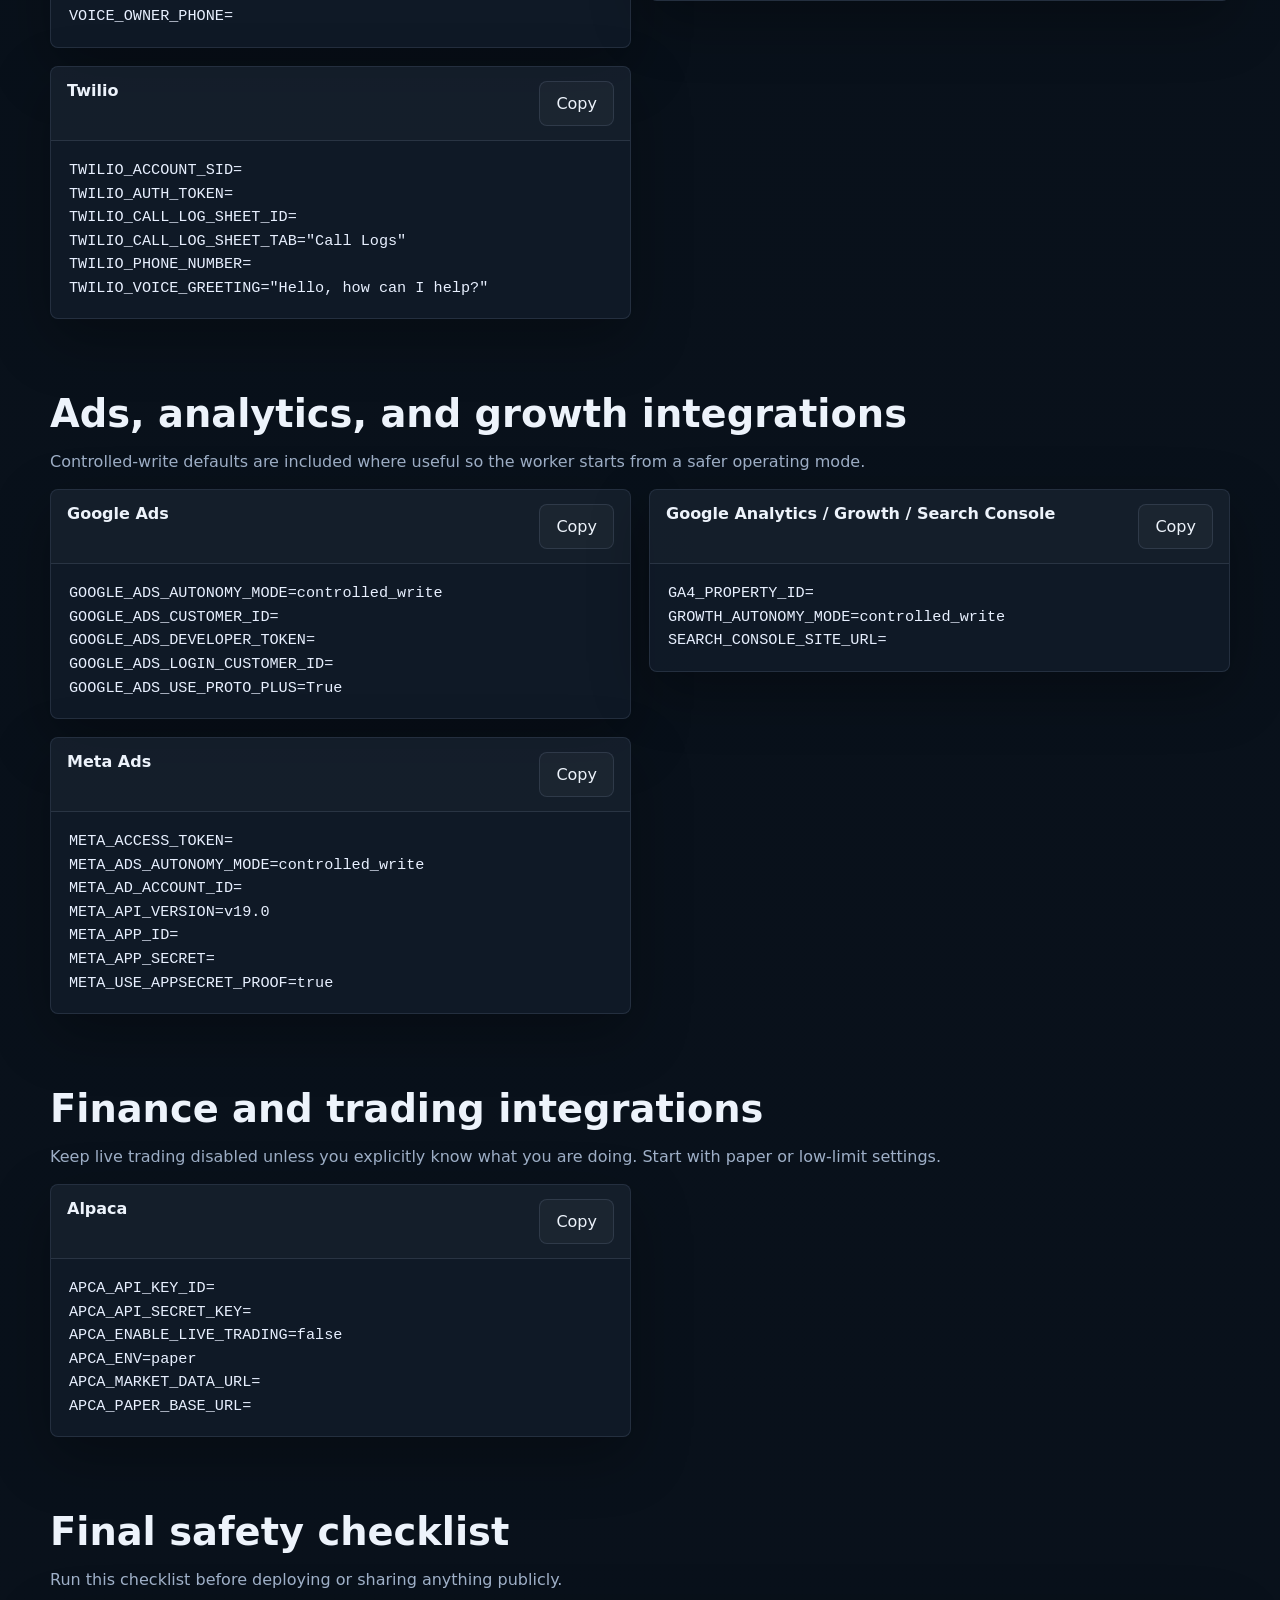
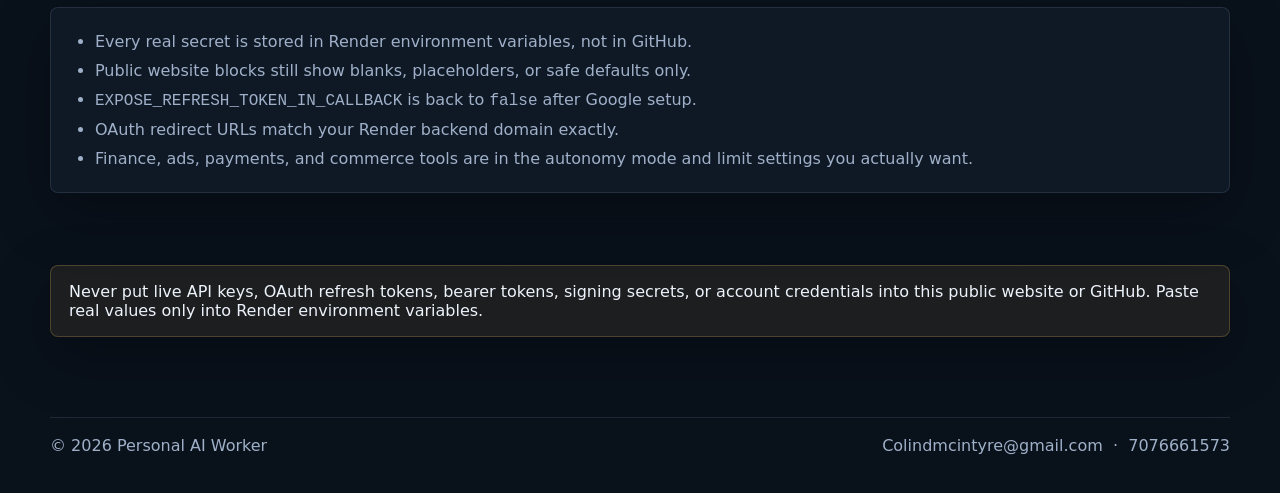
<file: CustomMCPWebsite-main/mcp_site_modular_v2/setup-variables.html>
<!DOCTYPE html>
<html lang="en">
<head>
  <meta charset="UTF-8" />
  <meta name="viewport" content="width=device-width, initial-scale=1.0" />
  <title>Setup Guide | Personal AI Worker</title>
  <meta name="description" content="Setup guide and environment variable reference for the Personal AI Worker Starter Package." />
  <link rel="stylesheet" href="assets/styles.css" />
</head>
<body>
  <div data-nav></div>
  <div class="page-shell">
    <header class="page-header">
      <div class="kicker">Setup Guide</div>
      <h1>Set up your AI worker without leaking secrets</h1>
      <p>This guide groups the environment variables by the order most people need them: deployment settings, required core values, generated secrets, public domain values, then optional integrations. Use blank placeholders here, and paste real secrets only into Render environment variables.</p>
      <div class="button-row">
        <button class="button primary" data-buy-package>Buy the AI Worker Starter Package</button>
        <a class="ghost-button" href="index.html">Back home</a>
      </div>
    </header>

    <main>
      <section>
        <div class="section-heading">
          <h2>Quick Render Environment Setup</h2>
          <p>Paste your Render backend URL, generate secrets, then copy all variables into Render using Add from .env.</p>
        </div>
        <div class="content-card">
          <div class="secret-grid">
            <div>
              <label class="secret-label" for="quick-render-url">Your Render backend URL</label>
              <input class="code-input" id="quick-render-url" type="url" placeholder="https://your-service-name.onrender.com" autocomplete="off" style="margin-top:10px;" />
              <div class="small-note" id="quick-url-status" style="margin-top:8px;">Paste your Render backend URL to replace placeholder URL values in the preview.</div>
            </div>
            <div>
              <button class="button primary" id="quick-generate-secrets" type="button">Generate secrets</button>
              <div class="small-note" style="margin-top:8px;">Generated locally in your browser. Not stored. Not sent anywhere.</div>
            </div>
            <div class="code-card">
              <div class="code-card-header">
                <div>
                  <strong>Render .env preview</strong>
                  <div class="code-card-hint">Use Render's Add from .env option with this complete block.</div>
                </div>
              </div>
              <pre id="quick-env-preview"><code></code></pre>
            </div>
            <div>
              <div class="button-row">
                <button class="button primary" id="quick-copy-all" type="button" style="font-size:1.05rem; padding:14px 18px;">Copy all variables for Render</button>
                <button class="copy-button" id="quick-copy-secrets" type="button">Copy generated secrets only</button>
                <button class="copy-button" id="quick-copy-url-vars" type="button">Copy URL variables only</button>
              </div>
              <div class="small-note" id="quick-copy-status" style="margin-top:10px;">In Render, open your service Environment page, choose Add from .env, then paste this block.</div>
            </div>
          </div>
        </div>
      </section>

      <section class="grid-2">
        <div class="content-card">
          <h2>Start Here: what this setup does</h2>
          <ul class="clean-list">
            <li>Creates a deployable backend your AI assistant can use as a tool workspace.</li>
            <li>Uses MCP as the protocol layer for assistant-to-tool communication.</li>
            <li>Supports OAuth, token signing, optional bearer-token testing, memory, and grouped business integrations.</li>
            <li>Keeps real secrets out of the public website and out of GitHub.</li>
          </ul>
        </div>
        <div class="content-card">
          <h2>Safety rule</h2>
          <p>Do not paste real API keys, OAuth refresh tokens, client secrets, signing secrets, or bearer tokens into this website or any public repo file. The blocks below intentionally use blank values or placeholders. Real values belong in Render environment variables only.</p>
        </div>
      </section>

      <section>
        <div class="section-heading">
          <h2>Render deployment settings</h2>
          <p>This public website stays static. Use the publish directory below for the website. The backend package you buy has its own Python service deployment settings.</p>
        </div>
        <div class="grid-2">
          <div id="root-directory-card"></div>
          <div id="publish-directory-card"></div>
          <div id="build-card"></div>
          <div id="start-card"></div>
        </div>
      </section>

      <section>
        <div class="section-heading">
          <h2>Required core variables</h2>
          <p>Start with the Render/Python values, then the MCP core, route settings, tool exposure, and memory settings. Blank values mean you should fill them in inside Render when you know the correct value.</p>
        </div>
        <details class="accordion" open>
          <summary>
            <div>
              <strong>Core Render / Python</strong>
              <div class="muted">Python version plus public host fields.</div>
            </div>
            <span>Open</span>
          </summary>
          <div class="accordion-body" id="core-render-card"></div>
        </details>
        <details class="accordion" open>
          <summary>
            <div>
              <strong>MCP / OAuth core</strong>
              <div class="muted">Endpoint, issuer, OAuth, token TTLs, and secret placeholders.</div>
            </div>
            <span>Open</span>
          </summary>
          <div class="accordion-body" id="mcp-core-card"></div>
        </details>
        <details class="accordion">
          <summary>
            <div>
              <strong>OAuth routes, tools, and memory</strong>
              <div class="muted">Route exposure, tool grouping, and lightweight memory settings.</div>
            </div>
            <span>Open</span>
          </summary>
          <div class="accordion-body grid-2">
            <div id="oauth-routes-card"></div>
            <div id="tool-exposure-card"></div>
            <div id="memory-card"></div>
          </div>
        </details>
      </section>

      <section>
        <div class="section-heading">
          <h2>Generate your secrets</h2>
          <p>Use these buttons to generate local placeholder secrets for your Render environment variables. They are not sent anywhere by this website. After copying them into Render, keep them private.</p>
        </div>
        <div class="content-card">
          <div class="secret-grid">
            <div class="secret-row">
              <div>
                <div class="secret-label">MCP_OAUTH_CLIENT_SECRET</div>
                <div class="small-note">Used by the static MCP OAuth client.</div>
              </div>
              <input class="code-input" id="oauth-client-secret" data-key="MCP_OAUTH_CLIENT_SECRET" value="" placeholder="your-value-here" />
              <button class="generate-button" data-generate-target="oauth-client-secret">Generate</button>
            </div>
            <div class="secret-row">
              <div>
                <div class="secret-label">MCP_SERVER_BEARER_TOKEN</div>
                <div class="small-note">Optional simple token path for scripts and manual testing.</div>
              </div>
              <input class="code-input" id="bearer-secret" data-key="MCP_SERVER_BEARER_TOKEN" value="" placeholder="your-value-here" />
              <button class="generate-button" data-generate-target="bearer-secret">Generate</button>
            </div>
            <div class="secret-row">
              <div>
                <div class="secret-label">MCP_TOKEN_SIGNING_SECRET</div>
                <div class="small-note">Used to sign MCP access and refresh tokens.</div>
              </div>
              <input class="code-input" id="token-signing-secret" data-key="MCP_TOKEN_SIGNING_SECRET" value="" placeholder="your-value-here" />
              <button class="generate-button" data-generate-target="token-signing-secret" data-length="64">Generate</button>
            </div>
            <div class="secret-row">
              <div>
                <div class="secret-label">OAUTH_STATE_SECRET</div>
                <div class="small-note">Used to protect OAuth state handling.</div>
              </div>
              <input class="code-input" id="oauth-state-secret" data-key="OAUTH_STATE_SECRET" value="" placeholder="your-value-here" />
              <button class="generate-button" data-generate-target="oauth-state-secret">Generate</button>
            </div>
          </div>
          <div class="button-row" style="margin-top:16px;">
            <button class="copy-button" data-copy-fields="oauth-client-secret,bearer-secret,token-signing-secret,oauth-state-secret">Copy generated secret block</button>
          </div>
        </div>
      </section>

      <section>
        <div class="section-heading">
          <h2>Public domain values</h2>
          <p>After Render gives you a domain, replace the placeholders with your actual backend service URL. Keep the scheme consistent, usually <code>https://</code>.</p>
        </div>
        <div id="domain-card"></div>
      </section>

      <section>
        <div class="section-heading">
          <h2>Google and GitHub integrations</h2>
          <p>Use these when you want the AI worker to interact with Google and GitHub accounts. Leave values blank until you create the right account credentials.</p>
        </div>
        <div class="grid-2">
          <div id="google-oauth-card"></div>
          <div id="github-card"></div>
          <div id="google-maps-card"></div>
        </div>
        <div class="callout" style="margin-top:16px;">
          To generate a Google refresh token, temporarily set <code>EXPOSE_REFRESH_TOKEN_IN_CALLBACK=true</code> in Render, open your backend OAuth start route, finish the Google login flow, copy the refresh token from the callback response, save it in Render, and then set <code>EXPOSE_REFRESH_TOKEN_IN_CALLBACK=false</code> again.
        </div>
      </section>

      <section>
        <div class="section-heading">
          <h2>Business tool integrations</h2>
          <p>These blocks support business workflows like ads, analytics, growth, commerce, payments, and content operations. Add only the services you plan to use.</p>
        </div>
        <div class="grid-2">
          <div id="wordpress-card"></div>
          <div id="mercury-card"></div>
        </div>
      </section>

      <section>
        <div class="section-heading">
          <h2>Voice and phone integrations</h2>
          <p>Use these when you want the AI worker to support phone calls, voice behavior, Twilio logs, or OpenAI Realtime SIP settings.</p>
        </div>
        <div class="grid-2">
          <div id="openai-voice-card"></div>
          <div id="phone-behavior-card"></div>
          <div id="twilio-card"></div>
        </div>
      </section>

      <section>
        <div class="section-heading">
          <h2>Ads, analytics, and growth integrations</h2>
          <p>Controlled-write defaults are included where useful so the worker starts from a safer operating mode.</p>
        </div>
        <div class="grid-2">
          <div id="google-ads-card"></div>
          <div id="analytics-growth-card"></div>
          <div id="meta-ads-card"></div>
        </div>
      </section>

      <section>
        <div class="section-heading">
          <h2>Finance and trading integrations</h2>
          <p>Keep live trading disabled unless you explicitly know what you are doing. Start with paper or low-limit settings.</p>
        </div>
        <div class="grid-2">
          <div id="alpaca-card"></div>
        </div>
      </section>

      <section>
        <div class="section-heading">
          <h2>Final safety checklist</h2>
          <p>Run this checklist before deploying or sharing anything publicly.</p>
        </div>
        <div class="content-card">
          <ul class="clean-list">
            <li>Every real secret is stored in Render environment variables, not in GitHub.</li>
            <li>Public website blocks still show blanks, placeholders, or safe defaults only.</li>
            <li><code>EXPOSE_REFRESH_TOKEN_IN_CALLBACK</code> is back to <code>false</code> after Google setup.</li>
            <li>OAuth redirect URLs match your Render backend domain exactly.</li>
            <li>Finance, ads, payments, and commerce tools are in the autonomy mode and limit settings you actually want.</li>
          </ul>
        </div>
      </section>

      <section>
        <div class="notice warning" id="warning-text"></div>
      </section>
    </main>
  </div>
  <div data-footer></div>
  <script src="assets/data.js"></script>
  <script src="assets/components.js"></script>
  <script src="assets/app.js"></script>
  <script>
    document.addEventListener('DOMContentLoaded', () => {
      const quickUrlInput = document.getElementById('quick-render-url');
      const quickUrlStatus = document.getElementById('quick-url-status');
      const quickEnvPreview = document.querySelector('#quick-env-preview code');
      const quickCopyStatus = document.getElementById('quick-copy-status');
      const generatedSecrets = {
        MCP_OAUTH_CLIENT_SECRET: 'click-generate-secrets',
        MCP_SERVER_BEARER_TOKEN: 'click-generate-secrets',
        MCP_TOKEN_SIGNING_SECRET: 'click-generate-secrets',
        OAUTH_STATE_SECRET: 'click-generate-secrets',
        WORDPRESS_CONNECTOR_SECRET: 'click-generate-secrets',
        OPENAI_REALTIME_SIP_WEBHOOK_SECRET: 'click-generate-secrets'
      };

      function normalizeRenderUrl(rawValue) {
        const trimmed = rawValue.trim().replace(/\/+$/, '');
        if (!trimmed) {
          return {
            valid: false,
            url: 'https://your-render-service.onrender.com',
            host: 'your-render-service.onrender.com',
            message: 'Paste your Render backend URL to replace placeholder URL values in the preview.'
          };
        }

        try {
          const parsed = new URL(trimmed);
          if (parsed.protocol !== 'https:' || !parsed.hostname) {
            return {
              valid: false,
              url: 'https://your-render-service.onrender.com',
              host: 'your-render-service.onrender.com',
              message: 'Use the full https:// Render backend URL, like https://your-service-name.onrender.com.'
            };
          }

          return {
            valid: true,
            url: parsed.origin,
            host: parsed.hostname,
            message: `Using ${parsed.origin}`
          };
        } catch (error) {
          return {
            valid: false,
            url: 'https://your-render-service.onrender.com',
            host: 'your-render-service.onrender.com',
            message: 'That does not look like a valid URL yet. Use https://your-service-name.onrender.com.'
          };
        }
      }

      function randomSecret(length) {
        const alphabet = 'ABCDEFGHJKLMNPQRSTUVWXYZabcdefghijkmnopqrstuvwxyz23456789-_';
        const bytes = new Uint8Array(length);
        window.crypto.getRandomValues(bytes);
        return Array.from(bytes, (byte) => alphabet[byte % alphabet.length]).join('');
      }

      function buildUrlVars(urlState) {
        return {
          PUBLIC_BASE_URL: urlState.url,
          PUBLIC_HOST: urlState.host,
          MCP_ISSUER: urlState.url,
          MCP_OAUTH_ALLOWED_REDIRECT_URIS: `${urlState.url}/oauth/callback`,
          GOOGLE_REDIRECT_URI: `${urlState.url}/oauth/google/callback`
        };
      }

      function buildEnvBlock() {
        const urlState = normalizeRenderUrl(quickUrlInput.value);
        const urlVars = buildUrlVars(urlState);
        return `APCA_API_KEY_ID=your-alpaca-api-key-id-here
APCA_API_SECRET_KEY=your-alpaca-api-secret-key-here
APCA_ENABLE_LIVE_TRADING=false
APCA_ENV=paper
APCA_MARKET_DATA_URL=https://data.alpaca.markets
APCA_PAPER_BASE_URL=https://paper-api.alpaca.markets
ENABLE_OAUTH_ROUTES=true
EXPOSE_ATOMIC_TOOLS=false
EXPOSE_CATEGORY_TOOLS=true
EXPOSE_REFRESH_TOKEN_IN_CALLBACK=false

GA4_PROPERTY_ID=your-ga4-property-id-here

GITHUB_API_BASE=https://api.github.com
GITHUB_DEFAULT_OWNER=your-github-username-or-org-here
GITHUB_TOKEN=your-github-token-here
GITHUB_USER_AGENT=your-app-name-here

GOOGLE_ADS_AUTONOMY_MODE=controlled_write
GOOGLE_ADS_CUSTOMER_ID=your-google-ads-customer-id-here
GOOGLE_ADS_DEVELOPER_TOKEN=your-google-ads-developer-token-here
GOOGLE_ADS_LOGIN_CUSTOMER_ID=your-google-ads-login-customer-id-here
GOOGLE_ADS_USE_PROTO_PLUS=True

GOOGLE_CLIENT_ID=your-google-client-id-here
GOOGLE_CLIENT_SECRET=your-google-client-secret-here
GOOGLE_MAPS_API_KEY=your-google-maps-api-key-here
GOOGLE_REDIRECT_URI=${urlVars.GOOGLE_REDIRECT_URI}
GOOGLE_REFRESH_TOKEN=your-google-refresh-token-here

GROWTH_AUTONOMY_MODE=controlled_write

MAPS_API_BASE=https://maps.googleapis.com/maps/api
MAPS_API_KEY=your-google-maps-api-key-here

MAX_MEMORY_ENTRIES=100

MCP_ACCESS_TOKEN_TTL_SECONDS=3600
MCP_AUTH_CODE_TTL_SECONDS=600
MCP_ISSUER=${urlVars.MCP_ISSUER}
MCP_MOUNT_PATH=/mcp
MCP_OAUTH_ALLOWED_REDIRECT_URIS=${urlVars.MCP_OAUTH_ALLOWED_REDIRECT_URIS}
MCP_OAUTH_CLIENT_ID=mcp-personal
MCP_OAUTH_CLIENT_SECRET=${generatedSecrets.MCP_OAUTH_CLIENT_SECRET}
MCP_OAUTH_ENABLED=true
MCP_REFRESH_TOKEN_TTL_SECONDS=2592000
MCP_SERVER_BEARER_TOKEN=${generatedSecrets.MCP_SERVER_BEARER_TOKEN}
MCP_TOKEN_SIGNING_SECRET=${generatedSecrets.MCP_TOKEN_SIGNING_SECRET}

MEMORY_FILE_PATH=/tmp/memory.json

MERCURY_API_BASE_URL=https://api.mercury.com/api/v1
MERCURY_API_TOKEN=your-mercury-api-token-here
MERCURY_AUTONOMY_MODE=controlled_write
MERCURY_ENABLE_DIRECT_SEND=true
MERCURY_MAX_ACH_AMOUNT=25
MERCURY_MAX_CHECK_AMOUNT=25
MERCURY_MAX_DOMESTIC_WIRE_AMOUNT=25
MERCURY_MAX_INTERNATIONAL_WIRE_AMOUNT=25
MERCURY_MAX_PAYMENT_AMOUNT=25

META_ACCESS_TOKEN=your-meta-access-token-here
META_ADS_AUTONOMY_MODE=controlled_write
META_AD_ACCOUNT_ID=your-meta-ad-account-id-here
META_API_VERSION=v19.0
META_APP_ID=your-meta-app-id-here
META_APP_SECRET=your-meta-app-secret-here
META_USE_APPSECRET_PROOF=true

OAUTH_STATE_SECRET=${generatedSecrets.OAUTH_STATE_SECRET}

OPENAI_API_KEY=your-openai-api-key-here
OPENAI_REALTIME_SIP_ENABLED=true
OPENAI_REALTIME_SIP_PROJECT_ID=your-openai-project-id-here
OPENAI_REALTIME_SIP_VOICE=marin
OPENAI_REALTIME_SIP_WEBHOOK_SECRET=${generatedSecrets.OPENAI_REALTIME_SIP_WEBHOOK_SECRET}
OPENAI_VOICE_AGENT_MODEL=gpt-4.1-mini

PHONE_SILENCE_HANGUP_MESSAGE="I haven’t heard anything, so I’m going to end the call now. Goodbye."
PHONE_SILENCE_HANGUP_SECONDS=55
PHONE_SILENCE_WARNING_MESSAGE="I haven’t heard anything, so I’m going to end the call soon."
PHONE_SILENCE_WARNING_SECONDS=45

PUBLIC_BASE_URL=${urlVars.PUBLIC_BASE_URL}
PUBLIC_HOST=${urlVars.PUBLIC_HOST}

PYTHON_VERSION=3.11.9

SEARCH_CONSOLE_SITE_URL=https://your-site-url-here

TWILIO_ACCOUNT_SID=your-twilio-account-sid-here
TWILIO_AUTH_TOKEN=your-twilio-auth-token-here
TWILIO_CALL_LOG_SHEET_ID=your-google-sheet-id-here
TWILIO_CALL_LOG_SHEET_TAB="Call Logs"
TWILIO_PHONE_NUMBER=your-twilio-phone-number-here
TWILIO_VOICE_GREETING="Hello, how can I help?"

VOICE_ASSISTANT_NAME="Your Assistant Name"
VOICE_OWNER_PHONE=your-phone-number-here

WOOCOMMERCE_AUTONOMY_MODE=controlled_write

WORDPRESS_AUTONOMY_MODE=controlled_write
WORDPRESS_CONNECTOR_SECRET=${generatedSecrets.WORDPRESS_CONNECTOR_SECRET}
WORDPRESS_CONNECTOR_SITE_ID=your-wordpress-site-id-here
WORDPRESS_CONNECTOR_SITE_URL=https://your-wordpress-site-url-here`;
      }

      function updateQuickPreview() {
        const urlState = normalizeRenderUrl(quickUrlInput.value);
        if (urlState.valid && quickUrlInput.value.trim().endsWith('/')) {
          quickUrlInput.value = urlState.url;
        }
        quickUrlStatus.textContent = urlState.message;
        quickUrlStatus.style.color = urlState.valid || !quickUrlInput.value.trim() ? '' : '#ffc266';
        quickEnvPreview.textContent = buildEnvBlock();
      }

      function copyQuickText(text, successMessage) {
        navigator.clipboard.writeText(text).then(() => {
          quickCopyStatus.textContent = successMessage;
        }).catch(() => {
          quickCopyStatus.textContent = 'Copy failed. Select the preview block and copy it manually.';
        });
      }

      document.getElementById('quick-generate-secrets').addEventListener('click', () => {
        generatedSecrets.MCP_OAUTH_CLIENT_SECRET = randomSecret(48);
        generatedSecrets.MCP_SERVER_BEARER_TOKEN = randomSecret(48);
        generatedSecrets.MCP_TOKEN_SIGNING_SECRET = randomSecret(64);
        generatedSecrets.OAUTH_STATE_SECRET = randomSecret(48);
        generatedSecrets.WORDPRESS_CONNECTOR_SECRET = randomSecret(48);
        generatedSecrets.OPENAI_REALTIME_SIP_WEBHOOK_SECRET = randomSecret(48);

        const existingSecretFields = {
          'oauth-client-secret': generatedSecrets.MCP_OAUTH_CLIENT_SECRET,
          'bearer-secret': generatedSecrets.MCP_SERVER_BEARER_TOKEN,
          'token-signing-secret': generatedSecrets.MCP_TOKEN_SIGNING_SECRET,
          'oauth-state-secret': generatedSecrets.OAUTH_STATE_SECRET
        };
        Object.keys(existingSecretFields).forEach((id) => {
          const input = document.getElementById(id);
          if (input) input.value = existingSecretFields[id];
        });

        quickCopyStatus.textContent = 'Secrets generated locally. Review the preview, then copy all variables for Render.';
        updateQuickPreview();
      });

      document.getElementById('quick-copy-all').addEventListener('click', () => {
        updateQuickPreview();
        copyQuickText(quickEnvPreview.textContent.trim(), 'Copied all Render variables.');
      });

      document.getElementById('quick-copy-secrets').addEventListener('click', () => {
        const text = Object.keys(generatedSecrets).map((key) => `${key}=${generatedSecrets[key]}`).join('\n');
        copyQuickText(text, 'Copied generated secrets only.');
      });

      document.getElementById('quick-copy-url-vars').addEventListener('click', () => {
        const urlVars = buildUrlVars(normalizeRenderUrl(quickUrlInput.value));
        const text = Object.keys(urlVars).map((key) => `${key}=${urlVars[key]}`).join('\n');
        copyQuickText(text, 'Copied URL variables only.');
      });

      quickUrlInput.addEventListener('input', updateQuickPreview);
      quickUrlInput.addEventListener('blur', updateQuickPreview);
      updateQuickPreview();

      document.getElementById('root-directory-card').innerHTML = Components.codeCard('Root directory', SITE.env.rootDirectory, 'root-directory', { hint: 'Render Static Site setting' });
      document.getElementById('publish-directory-card').innerHTML = Components.codeCard('Publish directory', SITE.env.renderPublishDirectory, 'publish-directory', { hint: 'Render Static Site setting' });
      document.getElementById('build-card').innerHTML = Components.codeCard('Build command', SITE.env.renderBuild || '(leave blank)', 'build-command', { hint: 'Render Static Site setting' });
      document.getElementById('start-card').innerHTML = Components.codeCard('Start command', SITE.env.renderStart, 'start-command', { hint: 'Not used by the static website' });
      document.getElementById('core-render-card').innerHTML = Components.codeCard('Core Render / Python', SITE.env.coreRenderBlock, 'core-render', { hint: 'Required core values' });
      document.getElementById('mcp-core-card').innerHTML = Components.codeCard('MCP core', SITE.env.mcpCoreBlock, 'mcp-core', { hint: 'Generate secret values before deploy' });
      document.getElementById('oauth-routes-card').innerHTML = Components.codeCard('OAuth routes', SITE.env.oauthRoutesBlock, 'oauth-routes');
      document.getElementById('tool-exposure-card').innerHTML = Components.codeCard('Tool exposure', SITE.env.toolExposureBlock, 'tool-exposure');
      document.getElementById('memory-card').innerHTML = Components.codeCard('Memory', SITE.env.memoryBlock, 'memory');
      document.getElementById('domain-card').innerHTML = Components.codeCard('Public domain values', SITE.env.domainBlock, 'domain', { hint: 'Replace your-app.onrender.com with your backend domain' });
      document.getElementById('google-oauth-card').innerHTML = Components.codeCard('Google OAuth', SITE.env.googleOAuthBlock, 'google-oauth', { hint: 'Paste real values only into Render' });
      document.getElementById('github-card').innerHTML = Components.codeCard('GitHub', SITE.env.githubBlock, 'github', { hint: 'Paste real token only into Render' });
      document.getElementById('google-maps-card').innerHTML = Components.codeCard('Google Maps', SITE.env.googleMapsBlock, 'google-maps');
      document.getElementById('wordpress-card').innerHTML = Components.codeCard('WordPress / WooCommerce', SITE.env.wordpressBlock, 'wordpress');
      document.getElementById('mercury-card').innerHTML = Components.codeCard('Mercury', SITE.env.mercuryBlock, 'mercury');
      document.getElementById('openai-voice-card').innerHTML = Components.codeCard('OpenAI Voice / Realtime SIP', SITE.env.openAiVoiceBlock, 'openai-voice');
      document.getElementById('phone-behavior-card').innerHTML = Components.codeCard('Phone silence / call behavior', SITE.env.phoneBehaviorBlock, 'phone-behavior');
      document.getElementById('twilio-card').innerHTML = Components.codeCard('Twilio', SITE.env.twilioBlock, 'twilio');
      document.getElementById('google-ads-card').innerHTML = Components.codeCard('Google Ads', SITE.env.googleAdsBlock, 'google-ads');
      document.getElementById('analytics-growth-card').innerHTML = Components.codeCard('Google Analytics / Growth / Search Console', SITE.env.analyticsGrowthBlock, 'analytics-growth');
      document.getElementById('meta-ads-card').innerHTML = Components.codeCard('Meta Ads', SITE.env.metaAdsBlock, 'meta-ads');
      document.getElementById('alpaca-card').innerHTML = Components.codeCard('Alpaca', SITE.env.alpacaBlock, 'alpaca');
      document.getElementById('warning-text').textContent = SITE.env.warning;
    });
  </script>
</body>
</html>
</file>
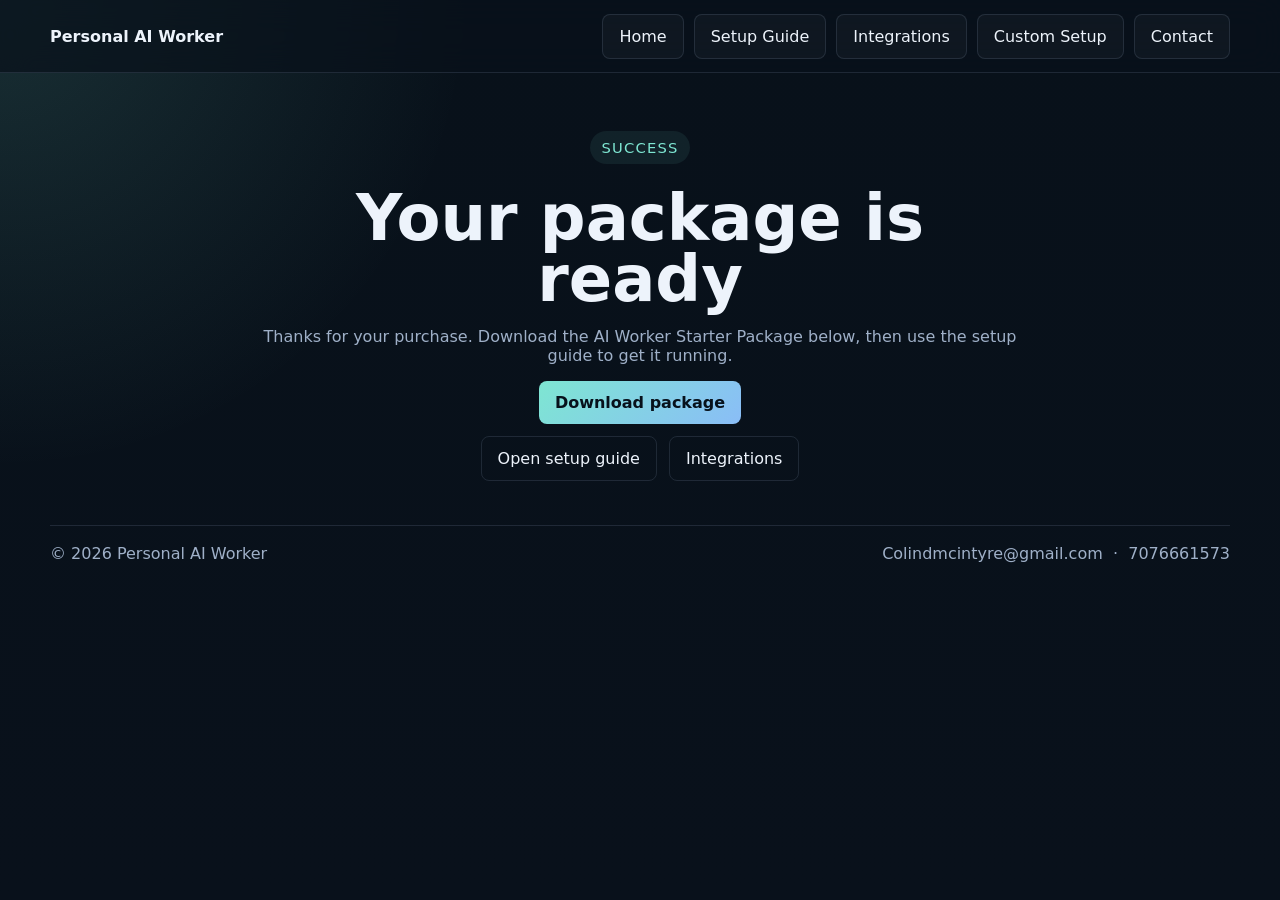
<file: CustomMCPWebsite-main/mcp_site_modular_v2/success.html>
<!DOCTYPE html>
<html lang="en">
<head>
  <meta charset="UTF-8" />
  <meta name="viewport" content="width=device-width, initial-scale=1.0" />
  <title>Purchase Complete | Personal AI Worker</title>
  <link rel="stylesheet" href="assets/styles.css" />
</head>
<body>
  <div data-nav></div>
  <div class="page-shell">
    <header class="page-header center-card">
      <div class="kicker">Success</div>
      <h1>Your package is ready</h1>
      <p>Thanks for your purchase. Download the AI Worker Starter Package below, then use the setup guide to get it running.</p>
      <div class="button-row" id="success-download" style="justify-content:center;"></div>
      <div class="button-row" style="margin-top: 12px; justify-content:center;">
        <a class="ghost-button" href="setup-variables.html">Open setup guide</a>
        <a class="ghost-button" href="additional-integrations.html">Integrations</a>
      </div>
    </header>
  </div>
  <div data-footer></div>
  <script src="assets/data.js"></script>
  <script src="assets/components.js"></script>
  <script src="assets/app.js"></script>
</body>
</html>
</file>
<file: CustomMCPWebsite-main/mcp_site_modular_v2/assets/styles.css>
:root {
  --bg: #09111b;
  --bg-soft: #101a27;
  --panel: rgba(17, 27, 40, 0.88);
  --panel-solid: #121d2c;
  --line: rgba(151, 170, 201, 0.16);
  --text: #edf3fb;
  --muted: #9fb0c8;
  --primary: #8fb8ff;
  --accent: #7ee6d2;
  --shadow: 0 20px 60px rgba(0, 0, 0, 0.3);
  --radius: 8px;
  --radius-sm: 8px;
  --max: 1180px;
}
* { box-sizing: border-box; }
html { scroll-behavior: smooth; }
body {
  margin: 0;
  font-family: Inter, ui-sans-serif, system-ui, -apple-system, BlinkMacSystemFont, 'Segoe UI', sans-serif;
  background: radial-gradient(circle at top left, rgba(126, 230, 210, 0.14), transparent 30%), linear-gradient(180deg, #08111a 0%, #09111b 100%);
  color: var(--text);
  min-height: 100vh;
}
a { color: inherit; text-decoration: none; }
button { font: inherit; }
code, input.code-input, textarea.code-input { font-family: ui-monospace, SFMono-Regular, Menlo, monospace; }
.page-shell { width: min(var(--max), calc(100% - 32px)); margin: 0 auto; }
.site-nav { position: sticky; top: 0; z-index: 20; backdrop-filter: blur(16px); background: rgba(9,17,27,0.72); border-bottom: 1px solid var(--line); }
.nav-inner { width: min(var(--max), calc(100% - 32px)); margin: 0 auto; display: flex; align-items: center; justify-content: space-between; min-height: 72px; gap: 16px; }
.brand { font-weight: 700; }
.nav-links { display: flex; gap: 10px; flex-wrap: wrap; }
.nav-button, .button, .ghost-button, .copy-button, .generate-button {
  border: 1px solid var(--line); background: rgba(255,255,255,0.03); color: var(--text);
  padding: 12px 16px; border-radius: 8px; cursor: pointer;
  transition: transform .18s ease, border-color .18s ease, background .18s ease;
}
.nav-button:hover, .button:hover, .ghost-button:hover, .copy-button:hover, .generate-button:hover { transform: translateY(-1px); border-color: rgba(126,230,210,0.46); }
.button.primary, .generate-button { background: linear-gradient(135deg, var(--accent), #8abdf7); color: #07111b; border: none; font-weight: 700; }
.ghost-button { background: transparent; }
.button-row { display: flex; gap: 12px; flex-wrap: wrap; }
.hero { padding: 86px 0 56px; }
.hero-grid { display: grid; grid-template-columns: 1.15fr .85fr; gap: 24px; align-items: stretch; }
.hero-card, .content-card, .code-card, .plan-card, .notice, .tip-card, .matrix-card, details.accordion {
  background: var(--panel); border: 1px solid var(--line); border-radius: var(--radius); box-shadow: var(--shadow);
}
.hero-copy { padding: 42px; }
.hero-visual { padding: 28px; display: flex; align-items: center; justify-content: center; min-height: 360px; }
.eyebrow, .kicker { color: var(--accent); font-size: .92rem; letter-spacing: .08em; text-transform: uppercase; }
.kicker { display: inline-flex; padding: 8px 12px; border-radius: 999px; background: rgba(126,230,210,0.08); margin-bottom: 14px; }
.hero h1, .page-header h1 { font-size: clamp(2.7rem, 6vw, 5rem); line-height: .96; letter-spacing: 0; margin: 10px 0 16px; }
.page-header h1 { font-size: clamp(2.2rem, 5vw, 4rem); }
.hero p, .page-header p, .section-heading p, .muted, .content-card p, li, .plan-card p, .code-card-hint, summary .muted { color: var(--muted); }
.hero-note { margin-top: 18px; font-size: .98rem; }
main section { padding: 18px 0 54px; }
.section-heading { margin-bottom: 18px; max-width: 900px; }
.section-heading h2 { font-size: clamp(1.85rem, 3vw, 2.8rem); letter-spacing: 0; margin: 0 0 8px; }
.grid-3 { display: grid; grid-template-columns: repeat(3, 1fr); gap: 18px; }
.grid-4 { display: grid; grid-template-columns: repeat(4, 1fr); gap: 18px; }
.grid-2 { display: grid; grid-template-columns: repeat(2, 1fr); gap: 18px; }
.hero-list, .clean-list { margin: 0; padding-left: 20px; display: grid; gap: 10px; }
.content-card, .plan-card, .matrix-card, .tip-card { padding: 24px; }
.content-card h3, .content-card h2, .plan-card h3, .tip-card h3, .matrix-card h3 { margin: 0 0 10px; font-size: 1.2rem; }
.badge-row { display: flex; gap: 10px; flex-wrap: wrap; margin-top: 14px; }
.badge { padding: 8px 12px; border-radius: 8px; background: rgba(143,184,255,0.08); color: var(--primary); border: 1px solid var(--line); }
.plan-stack { display: grid; grid-template-columns: 1.3fr .7fr; gap: 18px; }
.plan-card.primary-plan { outline: 1px solid rgba(126,230,210,0.32); }
.price { color: var(--accent); font-weight: 700; font-size: 1.15rem; }
.callout { padding: 14px 16px; border-radius: 8px; border: 1px solid rgba(126,230,210,0.18); background: rgba(126,230,210,0.06); }
.notice { padding: 16px 18px; }
.warning { border-color: rgba(255, 194, 102, .22); background: rgba(255, 194, 102, .08); }
.page-header { padding: 58px 0 18px; max-width: 940px; }
.step-list { margin: 0; padding-left: 20px; display: grid; gap: 12px; }
.code-card { overflow: hidden; }
.code-card-header { display: flex; justify-content: space-between; gap: 12px; align-items: flex-start; padding: 14px 16px; border-bottom: 1px solid var(--line); background: rgba(255,255,255,.02); }
.code-card pre { margin: 0; padding: 18px; overflow: auto; color: #e8f0ff; font-size: .95rem; line-height: 1.55; white-space: pre-wrap; }
details.accordion { overflow: hidden; }
details.accordion summary {
  list-style: none; cursor: pointer; padding: 18px 22px; display: flex; align-items: center; justify-content: space-between; gap: 14px;
}
details.accordion summary::-webkit-details-marker { display: none; }
details.accordion[open] summary { border-bottom: 1px solid var(--line); }
.accordion-body { padding: 18px 22px 22px; }
.secret-grid { display: grid; gap: 14px; }
.secret-row { display: grid; grid-template-columns: 1fr auto auto; gap: 10px; align-items: center; }
.secret-label { font-weight: 600; }
.code-input {
  width: 100%; padding: 12px 14px; background: #0b1522; border: 1px solid var(--line); border-radius: 8px; color: var(--text);
}
.matrix-grid { display: grid; grid-template-columns: repeat(2, 1fr); gap: 18px; }
.worker-panel { width: 100%; display: grid; gap: 16px; }
.worker-topline { display: flex; align-items: center; gap: 10px; font-weight: 700; }
.status-dot { width: 10px; height: 10px; border-radius: 50%; background: var(--accent); box-shadow: 0 0 18px rgba(126,230,210,.8); }
.workflow-stack { display: grid; gap: 10px; }
.workflow-row { display: flex; align-items: center; justify-content: space-between; gap: 12px; padding: 14px; border: 1px solid var(--line); border-radius: 8px; background: rgba(255,255,255,.035); }
.workflow-row span { color: var(--muted); }
.workflow-row strong { color: var(--text); text-align: right; }
.mini-terminal { padding: 16px; border: 1px solid rgba(126,230,210,.22); border-radius: 8px; background: #07101a; color: #cfe8ff; font-family: ui-monospace, SFMono-Regular, Menlo, monospace; font-size: .9rem; line-height: 1.7; overflow-wrap: anywhere; }
.footer { padding: 26px 0 42px; color: var(--muted); }
.footer-inner { border-top: 1px solid var(--line); padding-top: 18px; display: flex; justify-content: space-between; gap: 16px; flex-wrap: wrap; }
.center-card { max-width: 760px; margin: 0 auto; text-align: center; }
.small-note { font-size: .93rem; color: var(--muted); }
@media (max-width: 1020px) {
  .hero-grid, .grid-3, .grid-4, .grid-2, .plan-stack, .matrix-grid { grid-template-columns: 1fr; }
  .hero-copy { padding: 30px; }
  .hero-visual { min-height: 260px; }
}
@media (max-width: 720px) {
  .nav-inner { padding: 10px 0; align-items: flex-start; }
  .nav-links { width: 100%; }
  .nav-button { padding: 10px 12px; }
  .secret-row { grid-template-columns: 1fr; }
  .workflow-row { align-items: flex-start; flex-direction: column; }
  .workflow-row strong { text-align: left; }
}
</file>
